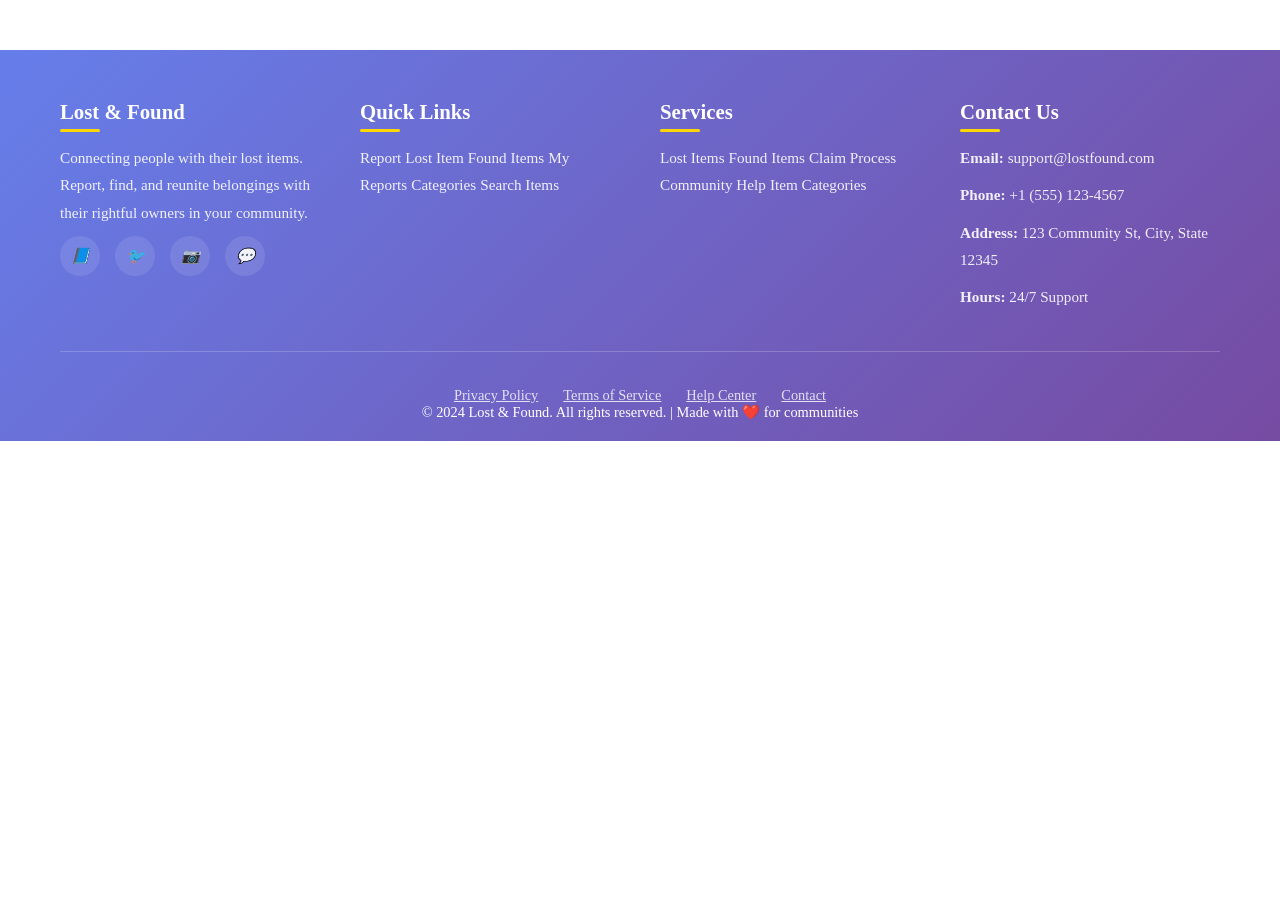
<file: lost-found/components/footer.html>
<!DOCTYPE html>
<html lang="en">
<head>
    <meta charset="UTF-8">
    <meta name="viewport" content="width=device-width, initial-scale=1.0">
    <title>Lost & Found - Footer</title>
    <style>
        * {
            margin: 0;
            padding: 0;
            box-sizing: border-box;
        }

        .footer {
            background: linear-gradient(135deg, #667eea 0%, #764ba2 100%);
            color: white;
            padding: 50px 0 20px;
            margin-top: 50px;
        }

        .footer-container {
            max-width: 1200px;
            margin: 0 auto;
            padding: 0 20px;
        }

        .footer-content {
            display: grid;
            grid-template-columns: repeat(auto-fit, minmax(250px, 1fr));
            gap: 40px;
            margin-bottom: 30px;
        }

        .footer-section h3 {
            margin-bottom: 20px;
            font-size: 1.3em;
            color: #fff;
            position: relative;
        }

        .footer-section h3::after {
            content: '';
            position: absolute;
            bottom: -8px;
            left: 0;
            width: 40px;
            height: 3px;
            background: #ffd700;
            border-radius: 2px;
        }

        .footer-section p, .footer-section a {
            color: rgba(255, 255, 255, 0.9);
            text-decoration: none;
            line-height: 1.8;
            margin-bottom: 10px;
            font-size: 0.95em;
        }

        .footer-section a:hover {
            color: #ffd700;
            transition: color 0.3s ease;
        }

        .social-links {
            display: flex;
            gap: 15px;
            margin-top: 10px;
        }

        .social-links a {
            display: inline-flex;
            align-items: center;
            justify-content: center;
            width: 40px;
            height: 40px;
            background: rgba(255, 255, 255, 0.1);
            border-radius: 50%;
            transition: all 0.3s ease;
        }

        .social-links a:hover {
            background: #ffd700;
            color: #333;
            transform: translateY(-3px);
        }

        .footer-bottom {
            border-top: 1px solid rgba(255, 255, 255, 0.2);
            padding-top: 20px;
            text-align: center;
            font-size: 0.9em;
        }

        .quick-links {
            display: flex;
            justify-content: center;
            gap: 25px;
            flex-wrap: wrap;
            margin-top: 15px;
        }

        .quick-links a {
            color: rgba(255, 255, 255, 0.8);
            transition: color 0.3s ease;
        }

        .quick-links a:hover {
            color: #ffd700;
        }

        @media (max-width: 768px) {
            .footer-content {
                grid-template-columns: 1fr;
                gap: 30px;
                text-align: center;
            }
            
            .quick-links {
                flex-direction: column;
                gap: 10px;
            }
        }
    </style>
</head>
<body>

    <!-- Footer Content -->
    <footer class="footer">
        <div class="footer-container">
            <div class="footer-content">
                <!-- About Section -->
                <div class="footer-section">
                    <h3>Lost & Found</h3>
                    <p>Connecting people with their lost items. Report, find, and reunite belongings with their rightful owners in your community.</p>
                    <div class="social-links">
                        <a href="#" aria-label="Facebook"><i>📘</i></a>
                        <a href="#" aria-label="Twitter"><i>🐦</i></a>
                        <a href="#" aria-label="Instagram"><i>📷</i></a>
                        <a href="#" aria-label="WhatsApp"><i>💬</i></a>
                    </div>
                </div>

                <!-- Quick Links -->
                <div class="footer-section">
                    <h3>Quick Links</h3>
                    <a href="#">Report Lost Item</a>
                    <a href="#">Found Items</a>
                    <a href="#">My Reports</a>
                    <a href="#">Categories</a>
                    <a href="#">Search Items</a>
                </div>

                <!-- Services -->
                <div class="footer-section">
                    <h3>Services</h3>
                    <a href="#">Lost Items</a>
                    <a href="#">Found Items</a>
                    <a href="#">Claim Process</a>
                    <a href="#">Community Help</a>
                    <a href="#">Item Categories</a>
                </div>

                <!-- Contact -->
                <div class="footer-section">
                    <h3>Contact Us</h3>
                    <p><strong>Email:</strong> support@lostfound.com</p>
                    <p><strong>Phone:</strong> +1 (555) 123-4567</p>
                    <p><strong>Address:</strong> 123 Community St, City, State 12345</p>
                    <p><strong>Hours:</strong> 24/7 Support</p>
                </div>
            </div>

            <div class="footer-bottom">
                <div class="quick-links">
                    <a href="#">Privacy Policy</a>
                    <a href="#">Terms of Service</a>
                    <a href="#">Help Center</a>
                    <a href="#">Contact</a>
                </div>
                <p>&copy; 2024 Lost & Found. All rights reserved. | Made with ❤️ for communities</p>
            </div>
        </div>
    </footer>

</body>
</html>
</file>
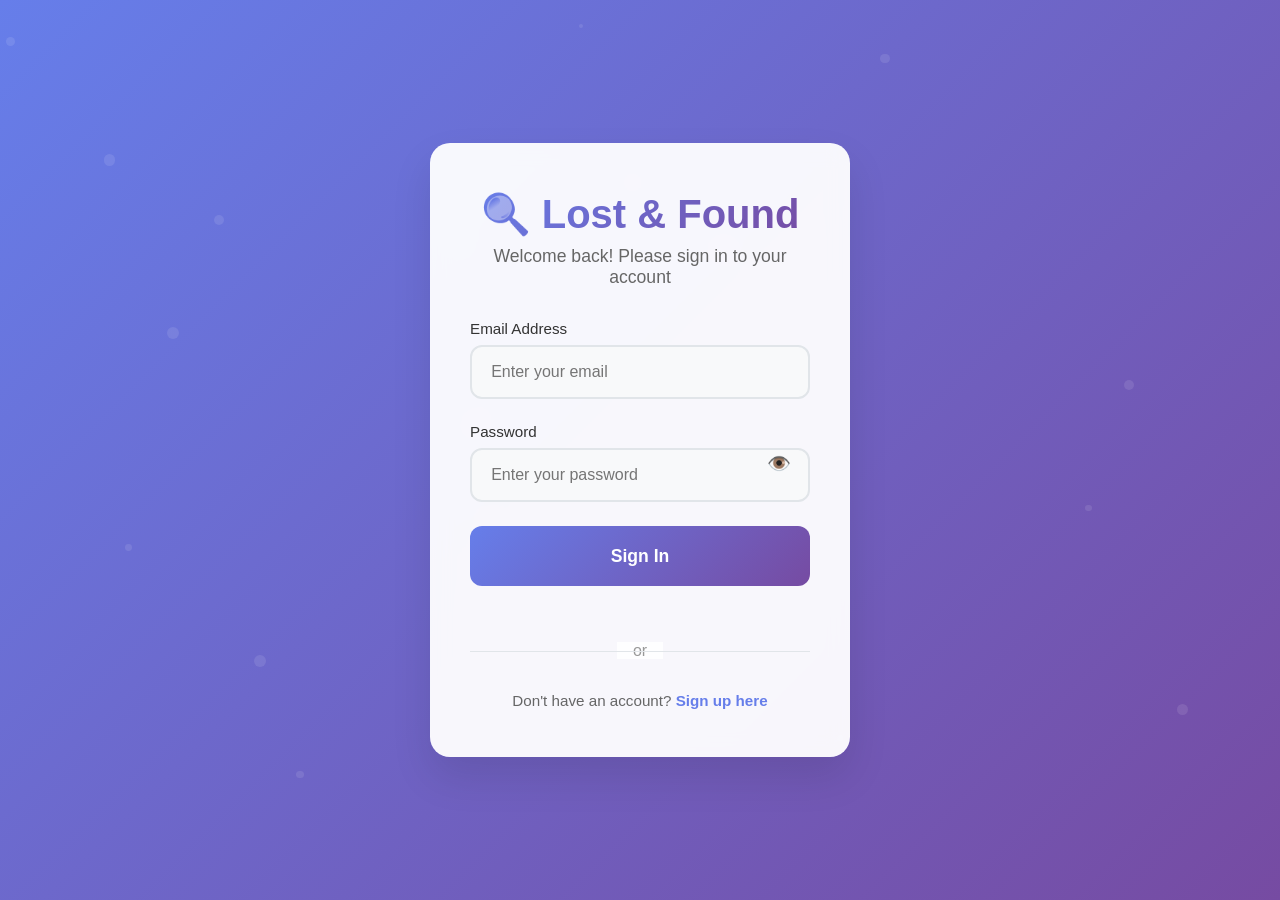
<file: lost-found/frontend/add-item.html>
<!DOCTYPE html>
<html lang="en">
<head>
    <meta charset="UTF-8">
    <meta name="viewport" content="width=device-width, initial-scale=1.0">
    <title>Lost & Found - Add Item</title>
    <link rel="icon" type="image/svg+xml" href="data:image/svg+xml,%3Csvg xmlns='http://www.w3.org/2000/svg' viewBox='0 0 64 64'%3E%3Cdefs%3E%3ClinearGradient id='g' x1='10' y1='10' x2='54' y2='54'%3E%3Cstop stop-color='%23667eea'/%3E%3Cstop offset='1' stop-color='%23764ba2'/%3E%3C/linearGradient%3E%3C/defs%3E%3Crect width='64' height='64' rx='14' fill='url(%23g)'/%3E%3Ccircle cx='27' cy='27' r='14' fill='none' stroke='white' stroke-width='6'/%3E%3Cpath d='M38 38 50 50' stroke='white' stroke-width='7' stroke-linecap='round'/%3E%3Cpath d='M23 23h9v9' fill='none' stroke='white' stroke-width='4' stroke-linecap='round' stroke-linejoin='round' opacity='.9'/%3E%3C/svg%3E">
    <style>
        * {
            margin: 0;
            padding: 0;
            box-sizing: border-box;
        }

        body {
            font-family: 'Segoe UI', Tahoma, Geneva, Verdana, sans-serif;
            background: linear-gradient(135deg, #f5f7fa 0%, #c3cfe2 100%);
            min-height: 100vh;
            color: #333;
        }

        /* Navbar - Same as index.html */
        .navbar {
            background: rgba(255, 255, 255, 0.95);
            backdrop-filter: blur(20px);
            padding: 1rem 2rem;
            position: fixed;
            top: 0;
            left: 0;
            right: 0;
            z-index: 1000;
            box-shadow: 0 2px 20px rgba(0, 0, 0, 0.1);
            transition: all 0.3s ease;
        }

        .nav-container {
            max-width: 1200px;
            margin: 0 auto;
            display: flex;
            justify-content: space-between;
            align-items: center;
        }

        .logo {
            font-size: 1.8rem;
            font-weight: 700;
            background: linear-gradient(135deg, #667eea, #764ba2);
            -webkit-background-clip: text;
            -webkit-text-fill-color: transparent;
            background-clip: text;
            text-decoration: none;
        }

        .nav-links {
            display: flex;
            list-style: none;
            gap: 2rem;
        }

        .nav-links a {
            text-decoration: none;
            color: #333;
            font-weight: 500;
            padding: 0.5rem 1rem;
            border-radius: 25px;
            transition: all 0.3s ease;
        }

        .nav-links a:hover, .nav-links a.active {
            background: linear-gradient(135deg, #667eea, #764ba2);
            color: white;
        }

        .user-info {
            display: flex;
            align-items: center;
            gap: 1rem;
        }

        .user-avatar {
            width: 40px;
            height: 40px;
            border-radius: 50%;
            background: linear-gradient(135deg, #667eea, #764ba2);
            display: flex;
            align-items: center;
            justify-content: center;
            color: white;
            font-weight: bold;
        }

        .logout-btn {
            background: #ff6b6b;
            color: white;
            border: none;
            padding: 0.5rem 1.5rem;
            border-radius: 25px;
            cursor: pointer;
            font-weight: 500;
            transition: all 0.3s ease;
        }

        .logout-btn:hover {
            background: #ff5252;
            transform: translateY(-2px);
        }

        /* Main Content */
        .main-container {
            max-width: 900px;
            margin: 8rem auto 2rem;
            padding: 0 2rem;
        }

        .page-header {
            text-align: center;
            margin-bottom: 3rem;
            animation: fadeInUp 0.8s ease-out;
        }

        @keyframes fadeInUp {
            from {
                opacity: 0;
                transform: translateY(30px);
            }
            to {
                opacity: 1;
                transform: translateY(0);
            }
        }

        .page-title {
            font-size: 2.5rem;
            background: linear-gradient(135deg, #667eea, #764ba2);
            -webkit-background-clip: text;
            -webkit-text-fill-color: transparent;
            background-clip: text;
            margin-bottom: 1rem;
        }

        /* Form Container */
        .form-container {
            background: white;
            border-radius: 25px;
            padding: 3rem;
            box-shadow: 0 20px 40px rgba(0, 0, 0, 0.1);
            animation: fadeInUp 0.8s ease-out 0.2s both;
        }

        .form-steps {
            display: flex;
            justify-content: center;
            gap: 1rem;
            margin-bottom: 2.5rem;
        }

        .step {
            width: 40px;
            height: 40px;
            border-radius: 50%;
            display: flex;
            align-items: center;
            justify-content: center;
            font-weight: 600;
            color: #999;
            background: #f8f9fa;
            transition: all 0.3s ease;
            position: relative;
        }

        .step.active {
            background: linear-gradient(135deg, #667eea, #764ba2);
            color: white;
            transform: scale(1.1);
        }

        .step.completed {
            background: #d4edda;
            color: #155724;
        }

        .step.completed::after {
            content: '✓';
            position: absolute;
            font-size: 1.2rem;
        }

        /* Form Grid */
        .form-grid {
            display: grid;
            grid-template-columns: 1fr 1fr;
            gap: 2rem;
            margin-bottom: 2rem;
        }

        .form-group {
            margin-bottom: 1.5rem;
        }

        .form-group.full-width {
            grid-column: 1 / -1;
        }

        .form-group label {
            display: block;
            margin-bottom: 0.5rem;
            font-weight: 600;
            color: #333;
            font-size: 0.95rem;
        }

        .form-group input,
        .form-group select,
        .form-group textarea {
            width: 100%;
            padding: 1rem 1.2rem;
            border: 2px solid #e1e5e9;
            border-radius: 12px;
            font-size: 1rem;
            transition: all 0.3s ease;
            background: #f8f9fa;
            font-family: inherit;
        }

        .form-group input:focus,
        .form-group select:focus,
        .form-group textarea:focus {
            outline: none;
            border-color: #667eea;
            background: white;
            box-shadow: 0 0 0 3px rgba(102, 126, 234, 0.1);
        }

        .form-group textarea {
            resize: vertical;
            min-height: 100px;
        }

        /* Image Upload */
        .image-upload {
            position: relative;
            border: 2px dashed #667eea;
            border-radius: 15px;
            padding: 3rem 2rem;
            text-align: center;
            cursor: pointer;
            transition: all 0.3s ease;
            background: #f8f9ff;
        }

        .image-upload:hover {
            background: #f0f4ff;
            border-color: #764ba2;
        }

        .image-upload.dragover {
            background: #e3f2fd;
            border-color: #2196f3;
            transform: scale(1.02);
        }

        .upload-icon {
            font-size: 4rem;
            color: #667eea;
            margin-bottom: 1rem;
        }

        .image-preview {
            display: none;
            margin-top: 1rem;
        }

        .image-preview img {
            max-width: 100%;
            max-height: 200px;
            border-radius: 10px;
            box-shadow: 0 5px 15px rgba(0, 0, 0, 0.2);
        }

        /* Type Toggle */
        .type-toggle {
            display: flex;
            gap: 1rem;
            margin-bottom: 2rem;
            justify-content: center;
        }

        .type-btn {
            flex: 1;
            padding: 1rem 2rem;
            border: 2px solid #e1e5e9;
            background: white;
            border-radius: 12px;
            cursor: pointer;
            transition: all 0.3s ease;
            font-weight: 600;
            text-transform: uppercase;
            letter-spacing: 0.5px;
        }

        .type-btn.active {
            background: linear-gradient(135deg, #667eea, #764ba2);
            color: white;
            border-color: #667eea;
            transform: translateY(-2px);
        }

        /* Buttons */
        .form-actions {
            display: flex;
            gap: 1rem;
            justify-content: center;
            margin-top: 3rem;
        }

        .btn {
            padding: 1.2rem 3rem;
            border: none;
            border-radius: 12px;
            font-size: 1.1rem;
            font-weight: 600;
            cursor: pointer;
            transition: all 0.3s ease;
            min-width: 150px;
        }

        .btn-primary {
            background: linear-gradient(135deg, #667eea, #764ba2);
            color: white;
        }

        .btn-primary:hover:not(:disabled) {
            transform: translateY(-3px);
            box-shadow: 0 10px 25px rgba(102, 126, 234, 0.4);
        }

        .btn-secondary {
            background: white;
            color: #666;
            border: 2px solid #e1e5e9;
        }

        .btn-secondary:hover {
            background: #f8f9fa;
            border-color: #667eea;
            color: #667eea;
        }

        .btn:disabled {
            opacity: 0.6;
            cursor: not-allowed;
            transform: none !important;
        }

        /* Messages */
        .message {
            padding: 1rem 1.5rem;
            border-radius: 12px;
            margin-bottom: 2rem;
            font-weight: 500;
            display: none;
        }

        .message.success {
            background: #d4edda;
            color: #155724;
            border-left: 4px solid #28a745;
        }

        .message.error {
            background: #f8d7da;
            color: #721c24;
            border-left: 4px solid #dc3545;
        }

        /* Responsive */
        @media (max-width: 768px) {
            .nav-links {
                display: none;
            }

            .form-grid {
                grid-template-columns: 1fr;
                gap: 1.5rem;
            }

            .main-container {
                padding: 6rem 1rem 2rem;
            }

            .form-container {
                padding: 2rem 1.5rem;
            }

            .type-toggle {
                flex-direction: column;
            }
        }
    </style>
</head>
<body>
    
    <!-- Navbar -->
    <nav class="navbar">
        <div class="nav-container">
            <a href="index.html" class="logo">🔍 Lost & Found</a>
            <ul class="nav-links">
                <li><a href="index.html">Home</a></li>
                <li><a href="add-item.html" class="active">Add Item</a></li>
                <li><a href="view-items.html">View Items</a></li>
            </ul>
            <div class="user-info">
                <div class="user-avatar" id="userAvatar">U</div>
                <button class="logout-btn" id="logoutBtn">Logout</button>
            </div>
        </div>
    </nav>

    <div class="main-container">
        <div class="page-header">
            <h1 class="page-title">Report Item</h1>
            <p>Help reunite lost items with their owners or report found items</p>
        </div>

        <div class="form-container">
            <div class="message" id="successMsg"></div>
            <div class="message" id="errorMsg"></div>

            <form id="addItemForm">
                <!-- Type Toggle -->
                <div class="type-toggle">
                    <button type="button" class="type-btn active" data-type="lost">I LOST</button>
                    <button type="button" class="type-btn" data-type="found">I FOUND</button>
                </div>

                <input type="hidden" id="itemType" name="itemType" value="lost">

                <div class="form-grid">
                    <div class="form-group">
                        <label for="itemName">Item Name *</label>
                        <input type="text" id="itemName" name="itemName" required placeholder="e.g., Black AirPods Pro">
                    </div>

                    <div class="form-group">
                        <label for="category">Category *</label>
                        <select id="category" name="category" required>
                            <option value="">Select Category</option>
                            <option value="Electronics">Electronics</option>
                            <option value="Bags">Bags & Backpacks</option>
                            <option value="Clothing">Clothing</option>
                            <option value="Accessories">Accessories</option>
                            <option value="Keys">Keys</option>
                            <option value="Documents">Documents</option>
                            <option value="Other">Other</option>
                        </select>
                    </div>

                    <div class="form-group">
                        <label for="location">Location *</label>
                        <input type="text" id="location" name="location" required placeholder="Where did you lose/find it?">
                    </div>

                    <div class="form-group">
                        <label for="date">Date *</label>
                        <input type="date" id="date" name="date" required>
                    </div>

                    <div class="form-group full-width">
                        <label for="description">Description</label>
                        <textarea id="description" name="description" placeholder="Add more details about the item..."></textarea>
                    </div>

                    <div class="form-group full-width">
                        <label>Upload Photo (Optional)</label>
                        <div class="image-upload" id="imageUpload">
                            <div class="upload-icon">📸</div>
                            <p>Click to upload or drag & drop image</p>
                            <p style="font-size: 0.9rem; color: #666;">PNG, JPG up to 5MB</p>
                            <input type="file" id="imageInput" name="imageInput" accept="image/*" style="display: none;">
                        </div>
                        <div class="image-preview" id="imagePreview"></div>
                    </div>

                    <div class="form-group">
                        <label for="contactName">Your Name</label>
                        <input type="text" id="contactName" name="contactName" placeholder="Your full name">
                    </div>

                    <div class="form-group">
                        <label for="contactPhone">Phone Number</label>
                        <input type="tel" id="contactPhone" name="contactPhone" placeholder="Your contact number">
                    </div>

                    <div class="form-group">
                        <label for="contactEmail">Email (Optional)</label>
                        <input type="email" id="contactEmail" name="contactEmail" placeholder="your@email.com">
                    </div>
                </div>

                <div class="form-actions">
                    <button type="button" class="btn btn-secondary" id="resetBtn">Reset Form</button>
                    <button type="submit" class="btn btn-primary" id="submitBtn">
                        Submit Report
                    </button>
                </div>
            </form>
        </div>
    </div>

    <script>
        // Authentication check
        if (localStorage.getItem('isLoggedIn') !== 'true') {
            window.location.href = 'login.html';
        }

        // User info
        const userEmail = localStorage.getItem('userEmail') || 'User';
        document.getElementById('userAvatar').textContent = userEmail.charAt(0).toUpperCase();

        // Logout
        document.getElementById('logoutBtn').addEventListener('click', () => {
            localStorage.removeItem('isLoggedIn');
            localStorage.removeItem('userEmail');
            window.location.href = 'login.html';
        });

        // Form elements
        const form = document.getElementById('addItemForm');
        const submitBtn = document.getElementById('submitBtn');
        const resetBtn = document.getElementById('resetBtn');
        const successMsg = document.getElementById('successMsg');
        const errorMsg = document.getElementById('errorMsg');
        const imageUpload = document.getElementById('imageUpload');
        const imageInput = document.getElementById('imageInput');
        const imagePreview = document.getElementById('imagePreview');

        // Type toggle
        const typeBtns = document.querySelectorAll('.type-btn');
        const itemTypeInput = document.getElementById('itemType');

        typeBtns.forEach(btn => {
            btn.addEventListener('click', () => {
                typeBtns.forEach(b => b.classList.remove('active'));
                btn.classList.add('active');
                itemTypeInput.value = btn.dataset.type;
            });
        });

        // Image upload
        imageUpload.addEventListener('click', () => imageInput.click());

        imageInput.addEventListener('change', (e) => {
            const file = e.target.files[0];
            if (file) {
                if (file.size > 5 * 1024 * 1024) {
                    showMessage('Image size must be less than 5MB', false);
                    return;
                }
                const reader = new FileReader();
                reader.onload = (e) => {
                    imagePreview.innerHTML = `<img src="${e.target.result}" alt="Preview">`;
                    imagePreview.style.display = 'block';
                };
                reader.readAsDataURL(file);
            }
        });

        // Drag & drop
        ['dragenter', 'dragover', 'dragleave', 'drop'].forEach(event => {
            imageUpload.addEventListener(event, (e) => {
                e.preventDefault();
                e.stopPropagation();
            });
        });

        imageUpload.addEventListener('dragenter', () => imageUpload.classList.add('dragover'));
        imageUpload.addEventListener('dragleave', () => imageUpload.classList.remove('dragover'));
        imageUpload.addEventListener('drop', (e) => {
            imageUpload.classList.remove('dragover');
            const files = e.dataTransfer.files;
            if (files.length > 0) {
                imageInput.files = files;
                imageInput.dispatchEvent(new Event('change'));
            }
        });

        // Set today's date
        document.getElementById('date').valueAsDate = new Date();

        // Form submission
        form.addEventListener('submit', async (e) => {
            e.preventDefault();

            // Validation
            const formData = new FormData(form);
            const data = Object.fromEntries(formData);
            
            if (!data.itemName?.trim()) {
                showMessage('Item name is required', false);
                return;
            }

            if (!data.category) {
                showMessage('Please select a category', false);
                return;
            }

            if (!data.location?.trim()) {
                showMessage('Location is required', false);
                return;
            }

            // Show loading
            submitBtn.disabled = true;
            submitBtn.innerHTML = 'Submitting... <span style="margin-left: 10px;">⏳</span>';

            // Simulate API call
            setTimeout(() => {
                // Save to localStorage
                const items = JSON.parse(localStorage.getItem('lostFoundItems') || '[]');
                const newItem = {
                    id: Date.now(),
                    ...data,
                    userEmail,
                    createdAt: new Date().toISOString(),
                    status: 'active'
                };
                items.unshift(newItem);
                localStorage.setItem('lostFoundItems', JSON.stringify(items.slice(0, 100))); // Keep last 100

                showMessage('Submitted successfully! Your item report has been saved.', true);
                
                submitBtn.innerHTML = 'Submitted Successfully';

                // Reset form after 3s and redirect
                setTimeout(() => {
                    form.reset();
                    imagePreview.style.display = 'none';
                    window.location.href = 'index.html';
                }, 3000);

            }, 2000);
        });

        // Reset form
        resetBtn.addEventListener('click', () => {
            form.reset();
            imagePreview.style.display = 'none';
            typeBtns[0].classList.add('active');
            typeBtns[1].classList.remove('active');
            itemTypeInput.value = 'lost';
            document.getElementById('date').valueAsDate = new Date();
        });

        // Messages
        function showMessage(text, isSuccess = true) {
            const msg = isSuccess ? successMsg : errorMsg;
            const otherMsg = isSuccess ? errorMsg : successMsg;
            
            otherMsg.style.display = 'none';
            otherMsg.classList.remove('success', 'error');
            msg.classList.remove('success', 'error');
            msg.classList.add(isSuccess ? 'success' : 'error');
            msg.textContent = text;
            msg.style.display = 'block';
            msg.scrollIntoView({ behavior: 'smooth', block: 'center' });
            
            if (isSuccess) {
                setTimeout(() => msg.style.display = 'none', 5000);
            }
        }

        // Navbar scroll effect
        window.addEventListener('scroll', () => {
            const navbar = document.querySelector('.navbar');
            if (window.scrollY > 50) {
                navbar.style.background = 'rgba(255, 255, 255, 0.98)';
                navbar.style.boxShadow = '0 5px 30px rgba(0, 0, 0, 0.15)';
            } else {
                navbar.style.background = 'rgba(255, 255, 255, 0.95)';
                navbar.style.boxShadow = '0 2px 20px rgba(0, 0, 0, 0.1)';
            }
        });

        // Active nav link
        document.querySelector('.nav-links a[href="add-item.html"]').classList.add('active');
    </script>
</body>
</html>
</file>
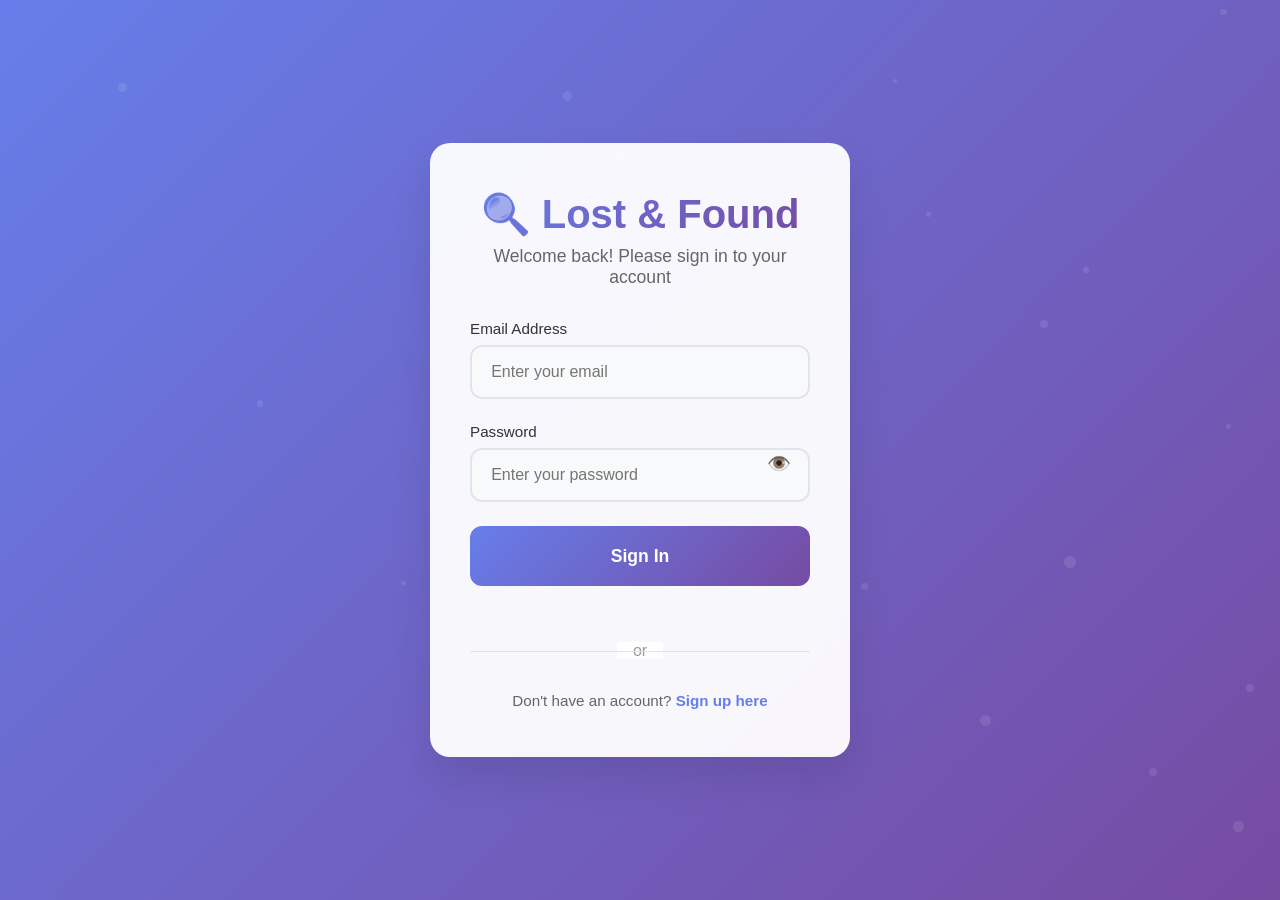
<file: lost-found/frontend/item-details.html>
<!DOCTYPE html>
<html lang="en">
<head>
    <meta charset="UTF-8">
    <meta name="viewport" content="width=device-width, initial-scale=1.0">
    <title>Lost & Found - Item Details</title>
    <link rel="icon" type="image/svg+xml" href="data:image/svg+xml,%3Csvg xmlns='http://www.w3.org/2000/svg' viewBox='0 0 64 64'%3E%3Cdefs%3E%3ClinearGradient id='g' x1='10' y1='10' x2='54' y2='54'%3E%3Cstop stop-color='%23667eea'/%3E%3Cstop offset='1' stop-color='%23764ba2'/%3E%3C/linearGradient%3E%3C/defs%3E%3Crect width='64' height='64' rx='14' fill='url(%23g)'/%3E%3Ccircle cx='27' cy='27' r='14' fill='none' stroke='white' stroke-width='6'/%3E%3Cpath d='M38 38 50 50' stroke='white' stroke-width='7' stroke-linecap='round'/%3E%3Cpath d='M23 23h9v9' fill='none' stroke='white' stroke-width='4' stroke-linecap='round' stroke-linejoin='round' opacity='.9'/%3E%3C/svg%3E">
    <style>
        * {
            margin: 0;
            padding: 0;
            box-sizing: border-box;
        }

        body {
            font-family: 'Segoe UI', Tahoma, Geneva, Verdana, sans-serif;
            background: linear-gradient(135deg, #f5f7fa 0%, #c3cfe2 100%);
            min-height: 100vh;
            color: #333;
        }

        /* Navbar */
        .navbar {
            background: rgba(255, 255, 255, 0.95);
            backdrop-filter: blur(20px);
            padding: 1rem 2rem;
            position: fixed;
            top: 0;
            left: 0;
            right: 0;
            z-index: 1000;
            box-shadow: 0 2px 20px rgba(0, 0, 0, 0.1);
        }

        .nav-container {
            max-width: 1200px;
            margin: 0 auto;
            display: flex;
            justify-content: space-between;
            align-items: center;
        }

        .logo {
            font-size: 1.8rem;
            font-weight: 700;
            background: linear-gradient(135deg, #667eea, #764ba2);
            -webkit-background-clip: text;
            -webkit-text-fill-color: transparent;
            background-clip: text;
            text-decoration: none;
        }

        .nav-links {
            display: flex;
            list-style: none;
            gap: 2rem;
        }

        .nav-links a {
            text-decoration: none;
            color: #333;
            font-weight: 500;
            padding: 0.5rem 1rem;
            border-radius: 25px;
            transition: all 0.3s ease;
        }

        .nav-links a:hover {
            background: linear-gradient(135deg, #667eea, #764ba2);
            color: white;
        }

        .user-info {
            display: flex;
            align-items: center;
            gap: 1rem;
        }

        .user-avatar {
            width: 40px;
            height: 40px;
            border-radius: 50%;
            background: linear-gradient(135deg, #667eea, #764ba2);
            display: flex;
            align-items: center;
            justify-content: center;
            color: white;
            font-weight: bold;
        }

        .logout-btn {
            background: #ff6b6b;
            color: white;
            border: none;
            padding: 0.5rem 1.5rem;
            border-radius: 25px;
            cursor: pointer;
            font-weight: 500;
            transition: all 0.3s ease;
        }

        .logout-btn:hover {
            background: #ff5252;
            transform: translateY(-2px);
        }

        /* Main Container */
        .main-container {
            max-width: 900px;
            margin: 8rem auto 2rem;
            padding: 0 2rem;
        }

        /* Item Header */
        .item-header {
            background: white;
            border-radius: 25px;
            padding: 2.5rem;
            margin-bottom: 2rem;
            box-shadow: 0 20px 40px rgba(0, 0, 0, 0.1);
            text-align: center;
            position: relative;
            overflow: hidden;
        }

        .item-header::before {
            content: '';
            position: absolute;
            top: 0;
            left: 0;
            right: 0;
            height: 6px;
            background: linear-gradient(90deg, #667eea, #764ba2, #f093fb);
        }

        .status-badge {
            position: absolute;
            top: 2rem;
            right: 2.5rem;
            padding: 0.6rem 1.5rem;
            border-radius: 30px;
            font-size: 0.9rem;
            font-weight: 700;
            color: white;
            box-shadow: 0 5px 15px rgba(0, 0, 0, 0.2);
        }

        .status-lost {
            background: linear-gradient(135deg, #ff6b6b, #ee5a52);
        }

        .status-found {
            background: linear-gradient(135deg, #51cf66, #40c057);
        }

        .item-title {
            font-size: 2.5rem;
            font-weight: 800;
            margin-bottom: 1rem;
            color: #333;
            line-height: 1.2;
        }

        .item-image-container {
            background: linear-gradient(45deg, #f8f9fa, #e9ecef);
            border-radius: 20px;
            padding: 2rem;
            margin: 2rem 0;
            display: flex;
            align-items: center;
            justify-content: center;
            min-height: 250px;
            position: relative;
        }

        .item-image {
            max-width: 100%;
            max-height: 250px;
            border-radius: 15px;
            box-shadow: 0 10px 30px rgba(0, 0, 0, 0.2);
            object-fit: cover;
        }

        .item-icon {
            font-size: 6rem;
            color: #ccc;
            opacity: 0.7;
        }

        /* Item Details Grid */
        .details-grid {
            display: grid;
            grid-template-columns: repeat(auto-fit, minmax(300px, 1fr));
            gap: 2rem;
            margin-bottom: 2rem;
        }

        .detail-card {
            background: white;
            border-radius: 20px;
            padding: 2rem;
            box-shadow: 0 10px 30px rgba(0, 0, 0, 0.1);
        }

        .detail-label {
            font-size: 0.9rem;
            color: #666;
            text-transform: uppercase;
            letter-spacing: 1px;
            margin-bottom: 0.5rem;
            font-weight: 600;
        }

        .detail-value {
            font-size: 1.3rem;
            font-weight: 600;
            color: #333;
            word-break: break-word;
        }

        /* Description */
        .description-section {
            background: white;
            border-radius: 20px;
            padding: 2.5rem;
            box-shadow: 0 10px 30px rgba(0, 0, 0, 0.1);
            margin-bottom: 2rem;
        }

        .description-text {
            line-height: 1.7;
            color: #555;
            white-space: pre-wrap;
        }

        /* Contact Section */
        .contact-section {
            background: linear-gradient(135deg, #667eea, #764ba2);
            color: white;
            border-radius: 25px;
            padding: 3rem;
            text-align: center;
            box-shadow: 0 20px 40px rgba(102, 126, 234, 0.3);
        }

        .contact-title {
            font-size: 2rem;
            margin-bottom: 1rem;
            font-weight: 700;
        }

        .contact-details {
            display: grid;
            grid-template-columns: repeat(auto-fit, minmax(200px, 1fr));
            gap: 1.5rem;
            margin: 2rem 0;
        }

        .contact-item {
            background: rgba(255, 255, 255, 0.2);
            padding: 1.5rem;
            border-radius: 15px;
            backdrop-filter: blur(10px);
            transition: all 0.3s ease;
        }

        .contact-item:hover {
            background: rgba(255, 255, 255, 0.3);
            transform: translateY(-5px);
        }

        .contact-icon {
            font-size: 2rem;
            margin-bottom: 0.5rem;
        }

        /* Action Buttons */
        .action-buttons {
            display: flex;
            gap: 1rem;
            justify-content: center;
            flex-wrap: wrap;
            margin-top: 2rem;
        }

        .btn {
            padding: 1.2rem 2.5rem;
            border: none;
            border-radius: 15px;
            font-size: 1.1rem;
            font-weight: 600;
            cursor: pointer;
            transition: all 0.3s ease;
            text-decoration: none;
            display: inline-flex;
            align-items: center;
            gap: 0.5rem;
        }

        .btn-primary {
            background: linear-gradient(135deg, #51cf66, #40c057);
            color: white;
        }

        .btn-primary:hover {
            transform: translateY(-3px);
            box-shadow: 0 15px 30px rgba(81, 207, 102, 0.4);
        }

        .btn-secondary {
            background: rgba(255, 255, 255, 0.2);
            color: white;
            border: 2px solid rgba(255, 255, 255, 0.3);
        }

        .btn-secondary:hover {
            background: rgba(255, 255, 255, 0.3);
            border-color: rgba(255, 255, 255, 0.5);
        }

        .btn-danger {
            background: linear-gradient(135deg, #ff6b6b, #ee5a52);
            color: white;
        }

        .btn-danger:hover {
            transform: translateY(-3px);
            box-shadow: 0 15px 30px rgba(238, 90, 82, 0.35);
        }

        .owner-actions {
            background: white;
            border-radius: 20px;
            padding: 2rem;
            margin: 2rem 0;
            box-shadow: 0 10px 30px rgba(0, 0, 0, 0.1);
            text-align: center;
        }

        .owner-actions h3 {
            margin-bottom: 0.75rem;
            color: #333;
        }

        .owner-actions p {
            color: #666;
            margin-bottom: 1.5rem;
            line-height: 1.6;
        }

        .message {
            display: none;
            padding: 1rem 1.5rem;
            border-radius: 12px;
            margin-bottom: 1.5rem;
            font-weight: 600;
        }

        .message.error {
            background: #f8d7da;
            color: #721c24;
            border-left: 4px solid #dc3545;
        }

        .message.success {
            background: #d4edda;
            color: #155724;
            border-left: 4px solid #28a745;
        }

        /* Loading */
        .loading {
            display: flex;
            align-items: center;
            justify-content: center;
            height: 400px;
            font-size: 1.5rem;
            color: #666;
        }

        .spinner {
            width: 40px;
            height: 40px;
            border: 4px solid #f3f3f3;
            border-top: 4px solid #667eea;
            border-radius: 50%;
            animation: spin 1s linear infinite;
            margin-right: 1rem;
        }

        @keyframes spin {
            0% { transform: rotate(0deg); }
            100% { transform: rotate(360deg); }
        }

        /* Responsive */
        @media (max-width: 768px) {
            .nav-links { display: none; }
            .main-container { padding: 6rem 1rem 2rem; }
            .details-grid { grid-template-columns: 1fr; }
            .action-buttons { flex-direction: column; align-items: center; }
            .item-title { font-size: 2rem; }
        }
    </style>
</head>
<body>
    <!-- Navbar -->
    <nav class="navbar">
        <div class="nav-container">
            <a href="index.html" class="logo">🔍 Lost & Found</a>
            <ul class="nav-links">
                <li><a href="index.html">Home</a></li>
                <li><a href="add-item.html">Add Item</a></li>
                <li><a href="view-items.html">View Items</a></li>
            </ul>
            <div class="user-info">
                <div class="user-avatar" id="userAvatar">U</div>
                <button class="logout-btn" id="logoutBtn">Logout</button>
            </div>
        </div>
    </nav>

    <div class="main-container">
        <div id="loading" class="loading">
            <div class="spinner"></div>
            Loading item details...
        </div>

        <div id="itemContent" style="display: none;">
            <!-- Dynamic content will be loaded here -->
        </div>

        <div id="pageMessage" class="message"></div>
    </div>

    <script>
        // Auth check
        if (localStorage.getItem('isLoggedIn') !== 'true') {
            window.location.href = 'login.html';
        }

        // User info
        const userEmail = localStorage.getItem('userEmail') || 'User';
        document.getElementById('userAvatar').textContent = userEmail.charAt(0).toUpperCase();

        // Logout
        document.getElementById('logoutBtn').addEventListener('click', () => {
            localStorage.removeItem('isLoggedIn');
            localStorage.removeItem('userEmail');
            window.location.href = 'login.html';
        });

        // Get item ID from URL
        const urlParams = new URLSearchParams(window.location.search);
        const itemId = parseInt(urlParams.get('id'));

        // Load items
        const allItems = JSON.parse(localStorage.getItem('lostFoundItems') || '[]');
        const item = allItems.find(i => i.id === itemId);

        if (!item) {
            document.getElementById('loading').innerHTML = `
                <div style="text-align: center; padding: 3rem;">
                    <div style="font-size: 4rem; margin-bottom: 1rem;">📦</div>
                    <h2>Item not found</h2>
                    <p>The item you're looking for doesn't exist or has been removed.</p>
                    <a href="view-items.html" class="btn btn-primary" style="
                        display: inline-block; margin-top: 1rem; padding: 1rem 2rem;
                        background: linear-gradient(135deg, #667eea, #764ba2);
                        color: white; text-decoration: none; border-radius: 12px;
                    ">← Back to Items</a>
                </div>
            `;
            document.getElementById('itemContent').style.display = 'none';
        } else {
            // Hide loading and show content
            setTimeout(() => {
                document.getElementById('loading').style.display = 'none';
                document.getElementById('itemContent').style.display = 'block';
                renderItemDetails(item);
            }, 1500);
        }

        function renderItemDetails(item) {
            const statusClass = item.itemType === 'found' ? 'found' : 'lost';
            const hasPhoto = item.image; // Check if photo exists
            const icon = getCategoryIcon(item.category);
            const isOwner = item.userEmail && item.userEmail === userEmail;

            document.getElementById('itemContent').innerHTML = `
                <div class="item-header">
                    <div class="status-badge status-${statusClass}">
                        ${item.itemType?.toUpperCase() || 'LOST'} ITEM
                    </div>
                    <h1 class="item-title">${item.itemName || 'Untitled Item'}</h1>
                    
                    <div class="item-image-container">
                        ${hasPhoto ? 
                            `<img src="${item.image}" alt="${item.itemName}" class="item-image">` : 
                            `<div class="item-icon">${icon}</div>`
                        }
                    </div>

                    <div class="details-grid">
                        <div class="detail-card">
                            <div class="detail-label">Category</div>
                            <div class="detail-value">${item.category || 'Other'}</div>
                        </div>
                        <div class="detail-card">
                            <div class="detail-label">Location</div>
                            <div class="detail-value">📍 ${item.location || 'Not specified'}</div>
                        </div>
                        <div class="detail-card">
                            <div class="detail-label">Date</div>
                            <div class="detail-value">${formatDate(item.date || item.createdAt)}</div>
                        </div>
                        <div class="detail-card">
                            <div class="detail-label">Reported</div>
                            <div class="detail-value">${formatTimeAgo(item.createdAt)}</div>
                        </div>
                    </div>
                </div>

                ${item.description ? `
                    <div class="description-section">
                        <h3 style="margin-bottom: 1.5rem; color: #333; font-size: 1.5rem;">Description</h3>
                        <div class="description-text">${item.description}</div>
                    </div>
                ` : ''}

                ${isOwner ? `
                    <div class="owner-actions">
                        <h3>Your Report</h3>
                        <p>If this item has been found or returned, you can delete this report from the listing.</p>
                        <button type="button" class="btn btn-danger" onclick="deleteOwnReport(${item.id})">
                            Delete Report
                        </button>
                    </div>
                ` : ''}

                ${item.contactName ? `
                    <div class="contact-section">
                        <h2 class="contact-title">Contact Information</h2>
                        <div class="contact-details">
                            <div class="contact-item">
                                <div class="contact-icon">👤</div>
                                <div>${item.contactName}</div>
                            </div>
                            ${item.contactPhone ? `
                                <div class="contact-item">
                                    <div class="contact-icon">📞</div>
                                    <div>${formatPhone(item.contactPhone)}</div>
                                </div>
                            ` : ''}
                            ${item.contactEmail ? `
                                <div class="contact-item">
                                    <div class="contact-icon">✉️</div>
                                    <div>${item.contactEmail}</div>
                                </div>
                            ` : ''}
                        </div>
                        <div class="action-buttons">
                            <a href="tel:${item.contactPhone || ''}" class="btn btn-primary">
                                📞 Call Now
                            </a>
                            ${item.contactEmail ? `
                                <a href="mailto:${item.contactEmail}" class="btn btn-secondary">
                                    ✉️ Send Email
                                </a>
                            ` : ''}
                            <a href="https://wa.me/91${item.contactPhone?.replace(/\D/g,'') || ''}" 
                               class="btn btn-secondary" target="_blank">
                                💬 WhatsApp
                            </a>
                        </div>
                    </div>
                ` : `
                    <div class="contact-section" style="background: #f8d7da; color: #721c24;">
                        <h2 class="contact-title">No Contact Info</h2>
                        <p style="font-size: 1.2rem; margin-bottom: 2rem;">Contact details not provided</p>
                        <div class="action-buttons">
                            <a href="view-items.html" class="btn btn-primary">← Back to List</a>
                        </div>
                    </div>
                `}

                <div style="text-align: center; margin-top: 3rem;">
                    <a href="view-items.html" class="btn btn-secondary" style="
                        padding: 1rem 2rem; background: white; color: #666; 
                        border: 2px solid #e1e5e9; text-decoration: none;
                    ">
                        ← Back to All Items
                    </a>
                </div>
            `;
        }

        function deleteOwnReport(id) {
            const items = JSON.parse(localStorage.getItem('lostFoundItems') || '[]');
            const itemToDelete = items.find(i => i.id === id);

            if (!itemToDelete) {
                showPageMessage('This report was already removed.', false);
                return;
            }

            if (!itemToDelete.userEmail || itemToDelete.userEmail !== userEmail) {
                showPageMessage('Only the user who created this report can delete it.', false);
                return;
            }

            const confirmed = confirm('Delete this report? Use this only after the item is found or returned.');
            if (!confirmed) return;

            const updatedItems = items.filter(i => i.id !== id);
            localStorage.setItem('lostFoundItems', JSON.stringify(updatedItems));
            showPageMessage('Report deleted successfully.', true);

            setTimeout(() => {
                window.location.href = 'view-items.html';
            }, 1200);
        }

        function showPageMessage(text, isSuccess = true) {
            const message = document.getElementById('pageMessage');
            message.classList.remove('success', 'error');
            message.classList.add(isSuccess ? 'success' : 'error');
            message.textContent = text;
            message.style.display = 'block';
            message.scrollIntoView({ behavior: 'smooth', block: 'center' });
        }

        function getCategoryIcon(category) {
            const icons = {
                'Electronics': '📱', 'Bags': '🎒', 'Clothing': '👕',
                'Accessories': '💼', 'Keys': '🔑', 'Documents': '📄', 'Other': '📦'
            };
            return icons[category] || '📦';
        }

        function formatDate(dateStr) {
            const date = new Date(dateStr);
            return date.toLocaleDateString('en-US', {
                weekday: 'short',
                year: 'numeric',
                month: 'short',
                day: 'numeric'
            });
        }

        function formatTimeAgo(dateStr) {
            const now = new Date();
            const date = new Date(dateStr);
            const diff = Math.floor((now - date) / (1000 * 60 * 60 * 24));
            
            if (diff === 0) return 'Today';
            if (diff === 1) return 'Yesterday';
            if (diff < 7) return `${diff} days ago`;
            return date.toLocaleDateString();
        }

        function formatPhone(phone) {
            // Simple phone formatting
            return phone.replace(/(\d{3})(\d{3})(\d{4})/, '($1) $2-$3');
        }

        // Navbar scroll effect
        window.addEventListener('scroll', () => {
            const navbar = document.querySelector('.navbar');
            if (window.scrollY > 50) {
                navbar.style.background = 'rgba(255, 255, 255, 0.98)';
                navbar.style.boxShadow = '0 5px 30px rgba(0, 0, 0, 0.15)';
            } else {
                navbar.style.background = 'rgba(255, 255, 255, 0.95)';
                navbar.style.boxShadow = '0 2px 20px rgba(0, 0, 0, 0.1)';
            }
        });

        // Print functionality
        window.print = () => {
            window.print();
        };
    </script>
</body>
</html>
</file>
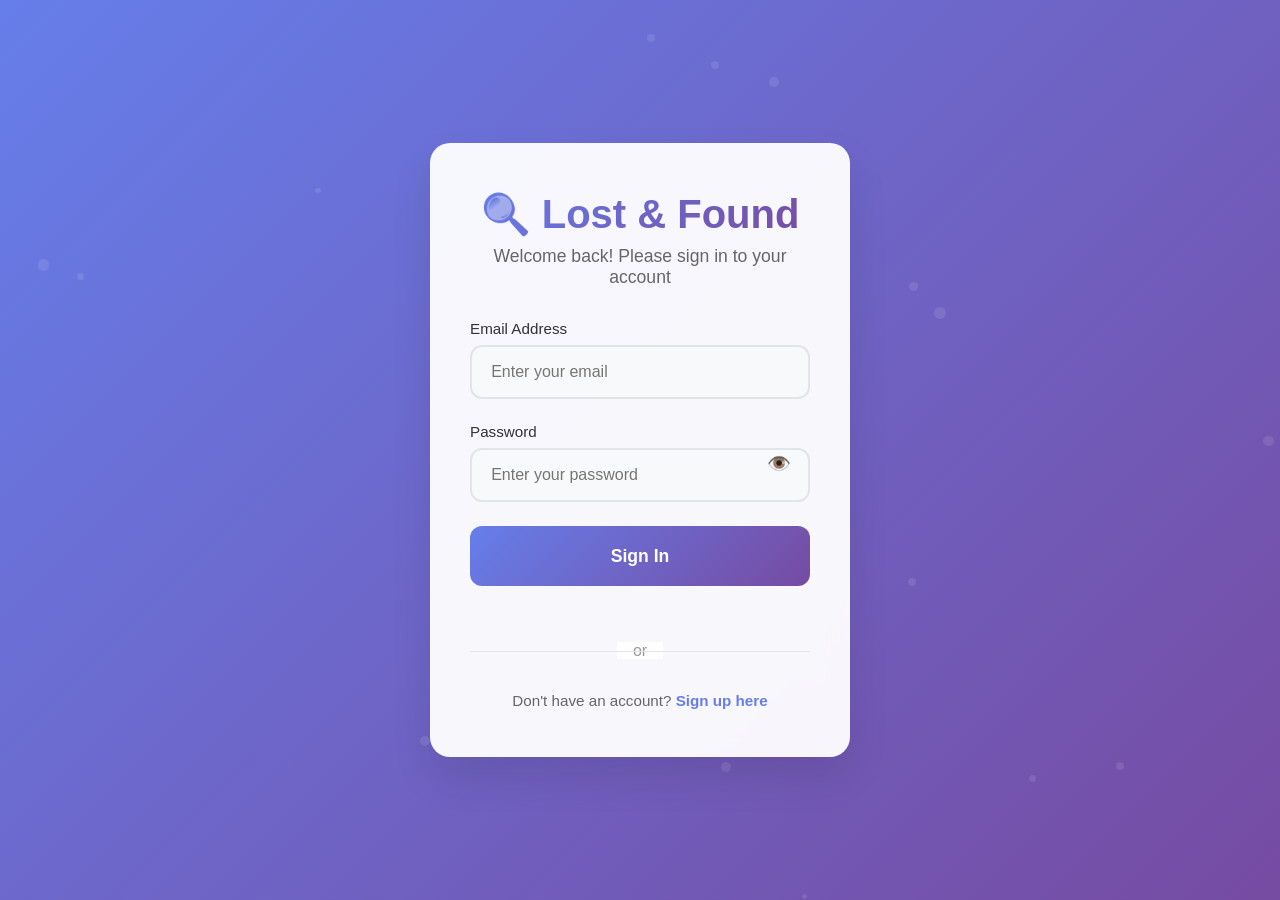
<file: lost-found/frontend/login.html>
<!DOCTYPE html>
<html lang="en">
<head>
    <meta charset="UTF-8">
    <meta name="viewport" content="width=device-width, initial-scale=1.0">
    <title>Lost & Found - Login</title>
    <link rel="icon" type="image/svg+xml" href="data:image/svg+xml,%3Csvg xmlns='http://www.w3.org/2000/svg' viewBox='0 0 64 64'%3E%3Cdefs%3E%3ClinearGradient id='g' x1='10' y1='10' x2='54' y2='54'%3E%3Cstop stop-color='%23667eea'/%3E%3Cstop offset='1' stop-color='%23764ba2'/%3E%3C/linearGradient%3E%3C/defs%3E%3Crect width='64' height='64' rx='14' fill='url(%23g)'/%3E%3Ccircle cx='27' cy='27' r='14' fill='none' stroke='white' stroke-width='6'/%3E%3Cpath d='M38 38 50 50' stroke='white' stroke-width='7' stroke-linecap='round'/%3E%3Cpath d='M23 23h9v9' fill='none' stroke='white' stroke-width='4' stroke-linecap='round' stroke-linejoin='round' opacity='.9'/%3E%3C/svg%3E">
    <style>
        * {
            margin: 0;
            padding: 0;
            box-sizing: border-box;
        }

        body {
            font-family: 'Segoe UI', Tahoma, Geneva, Verdana, sans-serif;
            background: linear-gradient(135deg, #667eea 0%, #764ba2 100%);
            min-height: 100vh;
            display: flex;
            align-items: center;
            justify-content: center;
            overflow-x: hidden;
        }

        .login-container {
            background: rgba(255, 255, 255, 0.95);
            backdrop-filter: blur(10px);
            padding: 3rem 2.5rem;
            border-radius: 20px;
            box-shadow: 0 20px 40px rgba(0, 0, 0, 0.1);
            width: 100%;
            max-width: 420px;
            position: relative;
            animation: slideUp 0.8s ease-out;
        }

        @keyframes slideUp {
            from {
                opacity: 0;
                transform: translateY(30px);
            }
            to {
                opacity: 1;
                transform: translateY(0);
            }
        }

        .logo {
            text-align: center;
            margin-bottom: 2rem;
        }

        .logo h1 {
            background: linear-gradient(135deg, #667eea, #764ba2);
            -webkit-background-clip: text;
            -webkit-text-fill-color: transparent;
            background-clip: text;
            font-size: 2.5rem;
            font-weight: 700;
            margin-bottom: 0.5rem;
        }

        .logo p {
            color: #666;
            font-size: 1.1rem;
        }

        .form-group {
            margin-bottom: 1.5rem;
            position: relative;
        }

        .form-group label {
            display: block;
            margin-bottom: 0.5rem;
            color: #333;
            font-weight: 500;
            font-size: 0.95rem;
        }

        .form-group input {
            width: 100%;
            padding: 1rem 1.2rem;
            border: 2px solid #e1e5e9;
            border-radius: 12px;
            font-size: 1rem;
            transition: all 0.3s ease;
            background: #f8f9fa;
        }

        .form-group input:focus {
            outline: none;
            border-color: #667eea;
            background: #fff;
            box-shadow: 0 0 0 3px rgba(102, 126, 234, 0.1);
            transform: translateY(-2px);
        }

        .eye-icon {
            position: absolute;
            right: 1.2rem;
            top: 50%;
            transform: translateY(-50%);
            cursor: pointer;
            color: #888;
            font-size: 1.2rem;
            transition: color 0.3s ease;
        }

        .eye-icon:hover {
            color: #667eea;
        }

        .login-btn {
            width: 100%;
            padding: 1.2rem;
            background: linear-gradient(135deg, #667eea 0%, #764ba2 100%);
            color: white;
            border: none;
            border-radius: 12px;
            font-size: 1.1rem;
            font-weight: 600;
            cursor: pointer;
            transition: all 0.3s ease;
            margin-bottom: 1.5rem;
            position: relative;
            overflow: hidden;
        }

        .login-btn:hover {
            transform: translateY(-3px);
            box-shadow: 0 10px 25px rgba(102, 126, 234, 0.4);
        }

        .login-btn:active {
            transform: translateY(-1px);
        }

        .login-btn.loading {
            pointer-events: none;
            opacity: 0.8;
        }

        .login-btn.loading::after {
            content: '';
            position: absolute;
            width: 20px;
            height: 20px;
            top: 50%;
            left: 50%;
            margin-left: -10px;
            margin-top: -10px;
            border: 2px solid transparent;
            border-top: 2px solid #fff;
            border-radius: 50%;
            animation: spin 1s linear infinite;
        }

        @keyframes spin {
            0% { transform: rotate(0deg); }
            100% { transform: rotate(360deg); }
        }

        .divider {
            text-align: center;
            margin: 2rem 0;
            position: relative;
            color: #999;
        }

        .divider::before {
            content: '';
            position: absolute;
            top: 50%;
            left: 0;
            right: 0;
            height: 1px;
            background: #e1e5e9;
        }

        .divider span {
            background: rgba(255, 255, 255, 0.95);
            padding: 0 1rem;
        }

        .register-link {
            text-align: center;
            color: #666;
            font-size: 0.95rem;
        }

        .register-link a {
            color: #667eea;
            text-decoration: none;
            font-weight: 600;
            transition: color 0.3s ease;
        }

        .register-link a:hover {
            color: #764ba2;
        }

        .error-message {
            background: #fee;
            color: #c33;
            padding: 0.8rem;
            border-radius: 8px;
            margin-bottom: 1rem;
            border-left: 4px solid #c33;
            display: none;
            animation: shake 0.5s ease-in-out;
        }

        @keyframes shake {
            0%, 100% { transform: translateX(0); }
            25% { transform: translateX(-5px); }
            75% { transform: translateX(5px); }
        }

        .success-message {
            background: #efe;
            color: #3c3;
            padding: 0.8rem;
            border-radius: 8px;
            margin-bottom: 1rem;
            border-left: 4px solid #3c3;
            display: none;
        }

        /* Responsive */
        @media (max-width: 480px) {
            .login-container {
                margin: 1rem;
                padding: 2rem 1.5rem;
            }
            
            .logo h1 {
                font-size: 2rem;
            }
        }

        /* Floating particles background */
        .particles {
            position: fixed;
            top: 0;
            left: 0;
            width: 100%;
            height: 100%;
            pointer-events: none;
            z-index: -1;
        }

        .particle {
            position: absolute;
            background: rgba(255, 255, 255, 0.1);
            border-radius: 50%;
            animation: float 6s ease-in-out infinite;
        }

        @keyframes float {
            0%, 100% { transform: translateY(0px) rotate(0deg); }
            50% { transform: translateY(-20px) rotate(180deg); }
        }
    </style>
</head>
<body>
    <div class="particles" id="particles"></div>

    <div class="login-container">
        <div class="logo">
            <h1>🔍 Lost & Found</h1>
            <p>Welcome back! Please sign in to your account</p>
        </div>

        <div class="error-message" id="errorMsg"></div>
        <div class="success-message" id="successMsg"></div>

        <form id="loginForm">
            <div class="form-group">
                <label for="email">Email Address</label>
                <input type="email" id="email" required placeholder="Enter your email">
            </div>

            <div class="form-group">
                <label for="password">Password</label>
                <input type="password" id="password" required placeholder="Enter your password">
                <span class="eye-icon" id="togglePassword">👁️</span>
            </div>

            <button type="submit" class="login-btn" id="loginBtn">
                Sign In
            </button>
        </form>

        <div class="divider">
            <span>or</span>
        </div>

        <div class="register-link">
            Don't have an account? <a href="register.html">Sign up here</a>
        </div>
    </div>

    <script>
        // Create floating particles
        function createParticles() {
            const particlesContainer = document.getElementById('particles');
            for (let i = 0; i < 20; i++) {
                const particle = document.createElement('div');
                particle.className = 'particle';
                particle.style.left = Math.random() * 100 + '%';
                particle.style.top = Math.random() * 100 + '%';
                particle.style.width = particle.style.height = (Math.random() * 8 + 4) + 'px';
                particle.style.animationDelay = Math.random() * 6 + 's';
                particle.style.animationDuration = (Math.random() * 3 + 4) + 's';
                particlesContainer.appendChild(particle);
            }
        }

        // Password toggle functionality
        const togglePassword = document.getElementById('togglePassword');
        const passwordInput = document.getElementById('password');
        
        togglePassword.addEventListener('click', function() {
            const type = passwordInput.getAttribute('type') === 'password' ? 'text' : 'password';
            passwordInput.setAttribute('type', type);
            this.textContent = type === 'password' ? '👁️' : '🙈';
        });

        // Form submission
        const loginForm = document.getElementById('loginForm');
        const loginBtn = document.getElementById('loginBtn');
        const errorMsg = document.getElementById('errorMsg');
        const successMsg = document.getElementById('successMsg');

        function showMessage(element, message, isError = true) {
            if (isError) {
                successMsg.style.display = 'none';
                errorMsg.textContent = message;
                errorMsg.style.display = 'block';
            } else {
                errorMsg.style.display = 'none';
                successMsg.textContent = message;
                successMsg.style.display = 'block';
            }
        }

        loginForm.addEventListener('submit', async function(e) {
            e.preventDefault();
            
            const email = document.getElementById('email').value.trim().toLowerCase();
            const password = document.getElementById('password').value;

            if (!email || !password) {
                showMessage(errorMsg, 'Please fill in all fields');
                return;
            }

            if (!email.includes('@')) {
                showMessage(errorMsg, 'Please enter a valid email address');
                return;
            }

            if (password.length < 6) {
                showMessage(errorMsg, 'Password must be at least 6 characters long');
                return;
            }

            // Simulate login process
            loginBtn.textContent = '';
            loginBtn.classList.add('loading');

            // Demo users and accounts created from register.html
            const demoUsers = [
                { email: 'pdiksha264@gmai.com', password: '123456' },
                { email: 'user@example.com', password: 'password123' }
            ];
            const savedUsers = JSON.parse(localStorage.getItem('lostFoundUsers') || '[]');
            const users = [...demoUsers, ...savedUsers];

            setTimeout(() => {
                const user = users.find(u => u.email === email && u.password === password);
                
                if (user) {
                    // Store user in localStorage (for demo)
                    localStorage.setItem('isLoggedIn', 'true');
                    localStorage.setItem('userEmail', email);
                    localStorage.setItem('currentUser', JSON.stringify(user));
                    
                    showMessage(successMsg, 'Login successful! Redirecting...', false);
                    
                    // Redirect to home page after 1.5s
                    setTimeout(() => {
                        window.location.href = 'index.html';
                    }, 1500);
                } else {
                    showMessage(errorMsg, 'Invalid email or password');
                    loginBtn.textContent = 'Sign In';
                    loginBtn.classList.remove('loading');
                }
            }, 2000);
        });

        // Check if already logged in
        if (localStorage.getItem('isLoggedIn') === 'true') {
            window.location.href = 'index.html';
        }

        // Initialize particles
        createParticles();

        // Enter key support
        document.addEventListener('keypress', function(e) {
            if (e.key === 'Enter') {
                loginForm.requestSubmit();
            }
        });
    </script>
</body>
</html>
</file>
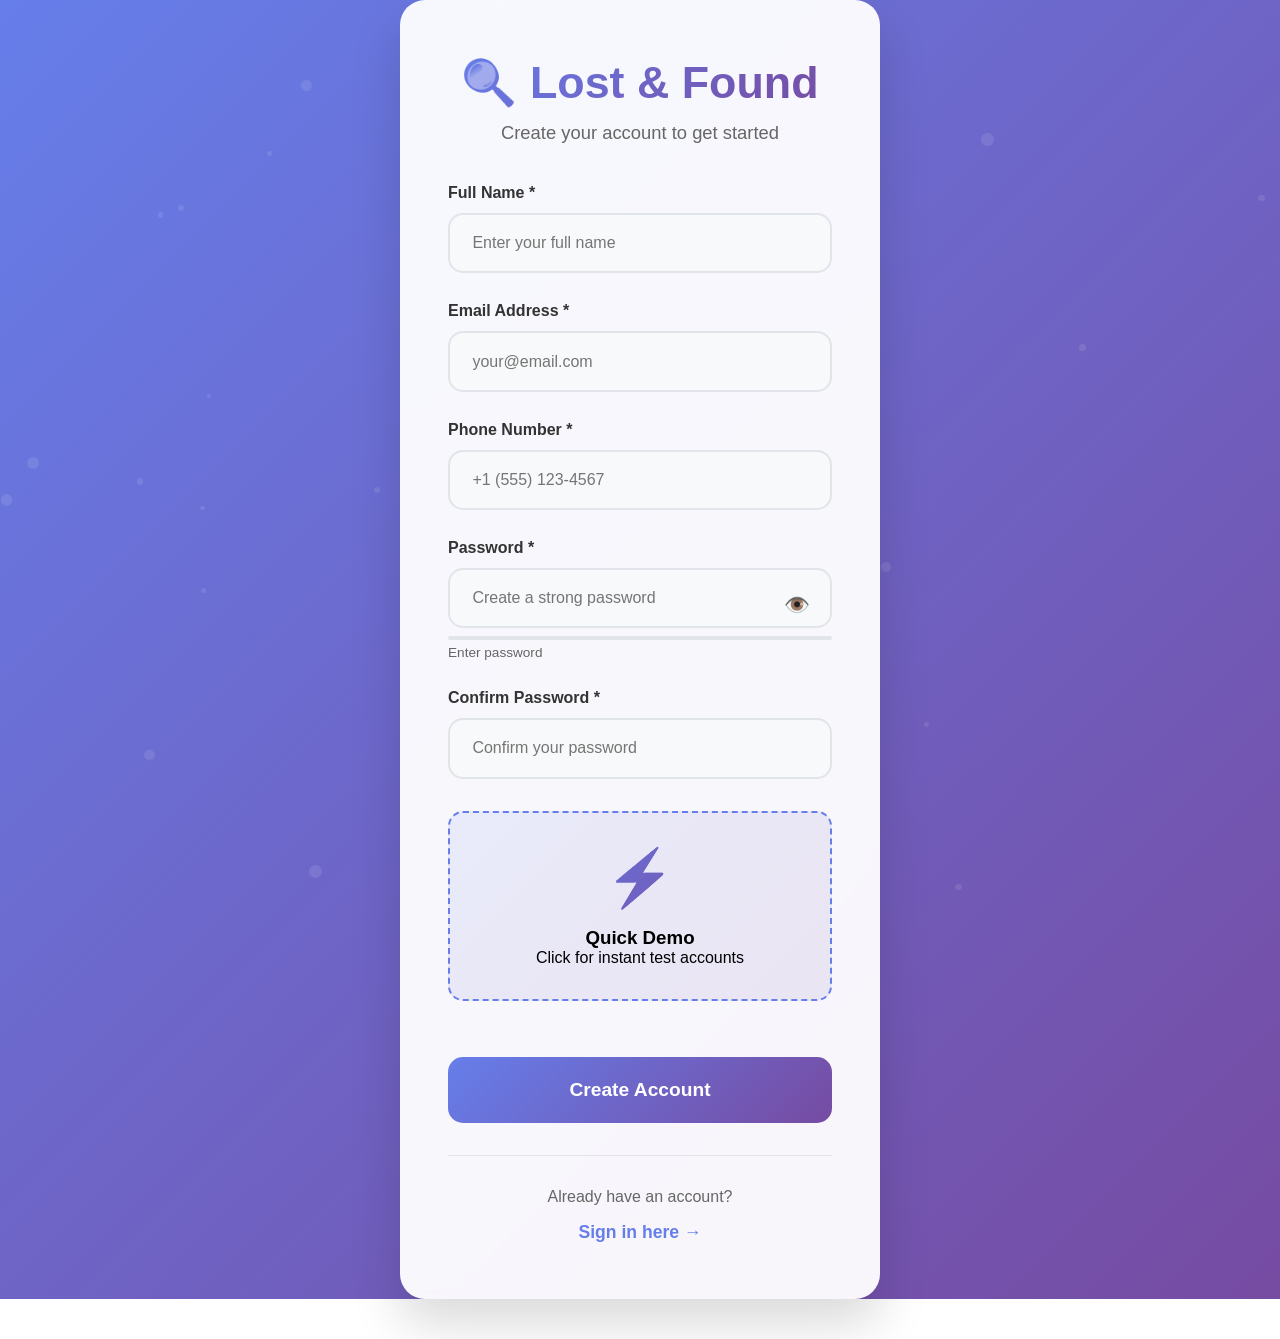
<file: lost-found/frontend/register.html>
<!DOCTYPE html>
<html lang="en">
<head>
    <meta charset="UTF-8">
    <meta name="viewport" content="width=device-width, initial-scale=1.0">
    <title>Lost & Found - Register</title>
    <link rel="icon" type="image/svg+xml" href="data:image/svg+xml,%3Csvg xmlns='http://www.w3.org/2000/svg' viewBox='0 0 64 64'%3E%3Cdefs%3E%3ClinearGradient id='g' x1='10' y1='10' x2='54' y2='54'%3E%3Cstop stop-color='%23667eea'/%3E%3Cstop offset='1' stop-color='%23764ba2'/%3E%3C/linearGradient%3E%3C/defs%3E%3Crect width='64' height='64' rx='14' fill='url(%23g)'/%3E%3Ccircle cx='27' cy='27' r='14' fill='none' stroke='white' stroke-width='6'/%3E%3Cpath d='M38 38 50 50' stroke='white' stroke-width='7' stroke-linecap='round'/%3E%3Cpath d='M23 23h9v9' fill='none' stroke='white' stroke-width='4' stroke-linecap='round' stroke-linejoin='round' opacity='.9'/%3E%3C/svg%3E">
    <style>
        * {
            margin: 0;
            padding: 0;
            box-sizing: border-box;
        }

        body {
            font-family: 'Segoe UI', Tahoma, Geneva, Verdana, sans-serif;
            background: linear-gradient(135deg, #667eea 0%, #764ba2 100%);
            min-height: 100vh;
            display: flex;
            align-items: center;
            justify-content: center;
            overflow-x: hidden;
        }

        .register-container {
            background: rgba(255, 255, 255, 0.95);
            backdrop-filter: blur(10px);
            padding: 3.5rem 3rem;
            border-radius: 25px;
            box-shadow: 0 25px 50px rgba(0, 0, 0, 0.15);
            width: 100%;
            max-width: 480px;
            position: relative;
            animation: slideUp 1s ease-out;
        }

        @keyframes slideUp {
            from {
                opacity: 0;
                transform: translateY(40px);
            }
            to {
                opacity: 1;
                transform: translateY(0);
            }
        }

        .logo {
            text-align: center;
            margin-bottom: 2.5rem;
        }

        .logo h1 {
            background: linear-gradient(135deg, #667eea, #764ba2);
            -webkit-background-clip: text;
            -webkit-text-fill-color: transparent;
            background-clip: text;
            font-size: 2.8rem;
            font-weight: 800;
            margin-bottom: 0.8rem;
        }

        .logo p {
            color: #666;
            font-size: 1.15rem;
        }

        .form-group {
            margin-bottom: 1.8rem;
            position: relative;
        }

        .form-group label {
            display: block;
            margin-bottom: 0.7rem;
            color: #333;
            font-weight: 600;
            font-size: 1rem;
        }

        .form-group input {
            width: 100%;
            padding: 1.2rem 1.4rem;
            border: 2px solid #e1e5e9;
            border-radius: 15px;
            font-size: 1rem;
            transition: all 0.4s ease;
            background: #f8f9fa;
            font-family: inherit;
        }

        .form-group input:focus {
            outline: none;
            border-color: #667eea;
            background: white;
            box-shadow: 0 0 0 4px rgba(102, 126, 234, 0.1);
            transform: translateY(-2px);
        }

        .password-strength {
            height: 4px;
            background: #e1e5e9;
            border-radius: 2px;
            margin-top: 0.5rem;
            overflow: hidden;
        }

        .strength-bar {
            height: 100%;
            transition: all 0.3s ease;
            border-radius: 2px;
        }

        .strength-weak { background: #ff6b6b; width: 33%; }
        .strength-medium { background: #ffa726; width: 66%; }
        .strength-strong { background: #51cf66; width: 100%; }

        .strength-text {
            font-size: 0.85rem;
            margin-top: 0.3rem;
            color: #666;
        }

        .eye-icon {
            position: absolute;
            right: 1.4rem;
            top: 3.4rem;
            cursor: pointer;
            color: #888;
            font-size: 1.3rem;
            transition: color 0.3s ease;
            z-index: 2;
        }

        .eye-icon:hover {
            color: #667eea;
        }

        .register-btn {
            width: 100%;
            padding: 1.4rem;
            background: linear-gradient(135deg, #667eea 0%, #764ba2 100%);
            color: white;
            border: none;
            border-radius: 15px;
            font-size: 1.2rem;
            font-weight: 700;
            cursor: pointer;
            transition: all 0.4s ease;
            margin: 1.5rem 0 2rem;
            position: relative;
            overflow: hidden;
        }

        .register-btn:hover:not(:disabled) {
            transform: translateY(-4px);
            box-shadow: 0 15px 35px rgba(102, 126, 234, 0.4);
        }

        .register-btn:active {
            transform: translateY(-2px);
        }

        .register-btn.loading {
            pointer-events: none;
        }

        .register-btn.loading::after {
            content: '';
            position: absolute;
            width: 22px;
            height: 22px;
            top: 50%;
            left: 50%;
            margin-left: -11px;
            margin-top: -11px;
            border: 3px solid transparent;
            border-top: 3px solid #fff;
            border-radius: 50%;
            animation: spin 1s linear infinite;
        }

        @keyframes spin {
            0% { transform: rotate(0deg); }
            100% { transform: rotate(360deg); }
        }

        /* Toggle Section */
        .toggle-section {
            background: linear-gradient(135deg, rgba(102, 126, 234, 0.1), rgba(118, 75, 162, 0.1));
            border: 2px dashed #667eea;
            border-radius: 15px;
            padding: 2rem;
            text-align: center;
            margin: 2rem 0;
            cursor: pointer;
            transition: all 0.3s ease;
        }

        .toggle-section:hover {
            background: linear-gradient(135deg, rgba(102, 126, 234, 0.15), rgba(118, 75, 162, 0.15));
            border-color: #764ba2;
        }

        .toggle-icon {
            font-size: 3.5rem;
            margin-bottom: 1rem;
            background: linear-gradient(135deg, #667eea, #764ba2);
            -webkit-background-clip: text;
            -webkit-text-fill-color: transparent;
            background-clip: text;
        }

        /* Messages */
        .message {
            padding: 1.2rem 1.5rem;
            border-radius: 12px;
            margin-bottom: 2rem;
            font-weight: 600;
            display: none;
            animation: slideDown 0.4s ease-out;
        }

        @keyframes slideDown {
            from {
                opacity: 0;
                transform: translateY(-10px);
            }
            to {
                opacity: 1;
                transform: translateY(0);
            }
        }

        .message.success {
            background: linear-gradient(135deg, #d4edda, #c3e6cb);
            color: #155724;
            border-left: 5px solid #28a745;
        }

        .message.error {
            background: linear-gradient(135deg, #f8d7da, #f5c6cb);
            color: #721c24;
            border-left: 5px solid #dc3545;
            animation: shake 0.5s ease-in-out;
        }

        @keyframes shake {
            0%, 100% { transform: translateX(0); }
            25% { transform: translateX(-8px); }
            75% { transform: translateX(8px); }
        }

        /* Login Link */
        .login-link {
            text-align: center;
            padding-top: 2rem;
            border-top: 1px solid #e1e5e9;
        }

        .login-link p {
            color: #666;
            margin-bottom: 1rem;
        }

        .login-link a {
            color: #667eea;
            text-decoration: none;
            font-weight: 700;
            font-size: 1.1rem;
            transition: all 0.3s ease;
        }

        .login-link a:hover {
            color: #764ba2;
            text-transform: uppercase;
        }

        /* Responsive */
        @media (max-width: 480px) {
            .register-container {
                margin: 1.5rem;
                padding: 2.5rem 2rem;
            }
            
            .logo h1 {
                font-size: 2.3rem;
            }
        }

        /* Floating particles */
        .particles {
            position: fixed;
            top: 0;
            left: 0;
            width: 100%;
            height: 100%;
            pointer-events: none;
            z-index: -1;
        }

        .particle {
            position: absolute;
            background: rgba(255, 255, 255, 0.1);
            border-radius: 50%;
            animation: float 8s ease-in-out infinite;
        }

        @keyframes float {
            0%, 100% { transform: translateY(0) rotate(0deg); opacity: 0.7; }
            50% { transform: translateY(-25px) rotate(180deg); opacity: 1; }
        }
    </style>
</head>
<body>
    <div class="particles" id="particles"></div>

    <div class="register-container">
        <div class="logo">
            <h1>🔍 Lost & Found</h1>
            <p>Create your account to get started</p>
        </div>

        <div class="message" id="successMsg"></div>
        <div class="message" id="errorMsg"></div>

        <form id="registerForm">
            <div class="form-group">
                <label for="fullName">Full Name *</label>
                <input type="text" id="fullName" required placeholder="Enter your full name">
            </div>

            <div class="form-group">
                <label for="email">Email Address *</label>
                <input type="email" id="email" required placeholder="your@email.com">
            </div>

            <div class="form-group">
                <label for="phone">Phone Number *</label>
                <input type="tel" id="phone" required placeholder="+1 (555) 123-4567">
            </div>

            <div class="form-group">
                <label for="password">Password *</label>
                <input type="password" id="password" required placeholder="Create a strong password">
                <span class="eye-icon" id="togglePassword">👁️</span>
                <div class="password-strength">
                    <div class="strength-bar" id="strengthBar"></div>
                </div>
                <div class="strength-text" id="strengthText">Enter password</div>
            </div>

            <div class="form-group">
                <label for="confirmPassword">Confirm Password *</label>
                <input type="password" id="confirmPassword" required placeholder="Confirm your password">
            </div>
            <!-- Toggle for demo users -->
            <div class="toggle-section" id="demoToggle">
                <div class="toggle-icon">⚡</div>
                <h3>Quick Demo</h3>
                <p>Click for instant test accounts</p>
            </div>

            <button type="button" class="register-btn" id="registerBtn">
                Create Account
                <a href="index.html"></a>
            </button>
        </form>

        <div class="login-link">
            <p>Already have an account?</p>
            <a href="login.html">Sign in here →</a>
        </div>
    </div>

    <script>
        // Create floating particles
        function createParticles() {
            const container = document.getElementById('particles');
            for (let i = 0; i < 25; i++) {
                const particle = document.createElement('div');
                particle.className = 'particle';
                particle.style.left = Math.random() * 100 + '%';
                particle.style.top = Math.random() * 100 + '%';
                particle.style.width = particle.style.height = (Math.random() * 10 + 3) + 'px';
                particle.style.animationDelay = Math.random() * 8 + 's';
                particle.style.animationDuration = (Math.random() * 4 + 6) + 's';
                container.appendChild(particle);
            }
        }

        // Password toggle
        const togglePassword = document.getElementById('togglePassword');
        const passwordInput = document.getElementById('password');
        togglePassword.addEventListener('click', () => {
            const type = passwordInput.getAttribute('type') === 'password' ? 'text' : 'password';
            passwordInput.setAttribute('type', type);
            togglePassword.textContent = type === 'password' ? '👁️' : '🙈';
        });

        // Password strength
        passwordInput.addEventListener('input', () => {
            const password = passwordInput.value;
            const strengthBar = document.getElementById('strengthBar');
            const strengthText = document.getElementById('strengthText');
            
            let strength = 0;
            let text = 'Enter password';
            
            if (password.length >= 8) strength++;
            if (/[a-z]/.test(password)) strength++;
            if (/[A-Z]/.test(password)) strength++;
            if (/[0-9]/.test(password)) strength++;
            if (/[^A-Za-z0-9]/.test(password)) strength++;
            
            strengthBar.className = 'strength-bar';
            
            switch (strength) {
                case 0: case 1:
                    strengthBar.classList.add('strength-weak');
                    text = 'Too weak';
                    break;
                case 2: case 3:
                    strengthBar.classList.add('strength-medium');
                    text = 'Medium';
                    break;
                case 4: case 5:
                    strengthBar.classList.add('strength-strong');
                    text = 'Strong';
                    break;
            }
            
            strengthText.textContent = text;
            validatePasswordMatch();
        });

        const confirmPasswordInput = document.getElementById('confirmPassword');

        function validatePasswordMatch() {
            if (confirmPasswordInput.value && passwordInput.value !== confirmPasswordInput.value) {
                confirmPasswordInput.setCustomValidity('Passwords do not match');
            } else {
                confirmPasswordInput.setCustomValidity('');
            }
        }

        confirmPasswordInput.addEventListener('input', validatePasswordMatch);

        // Demo toggle
        const demoToggle = document.getElementById('demoToggle');
        const demoUsers = [
            { name: 'Admin User', email: 'admin@lostfound.com', phone: '+1 (555) 000-1234', password: 'admin123' },
            { name: 'Test User', email: 'user@example.com', phone: '+1 (555) 000-5678', password: 'password123' }
        ];

        let demoIndex = 0;
        demoToggle.addEventListener('click', () => {
            const user = demoUsers[demoIndex % demoUsers.length];
            document.getElementById('fullName').value = user.name;
            document.getElementById('email').value = user.email;
            document.getElementById('phone').value = user.phone;
            document.getElementById('password').value = user.password;
            document.getElementById('confirmPassword').value = user.password;
            
            // Trigger password strength
            passwordInput.dispatchEvent(new Event('input'));
            
            demoIndex++;
            showMessage("Demo account loaded!", true);
        });

        // Form submission
        const form = document.getElementById('registerForm');
        const registerBtn = document.getElementById('registerBtn');
        const successMsg = document.getElementById('successMsg');
        const errorMsg = document.getElementById('errorMsg');

        function createAccount(e) {
            if (e) e.preventDefault();

            validatePasswordMatch();
            if (!form.reportValidity()) {
                if (confirmPasswordInput.validationMessage === 'Passwords do not match') {
                    showMessage('Passwords do not match', false);
                }
                return;
            }
            
            const fullName = document.getElementById('fullName').value.trim();
            const email = document.getElementById('email').value.trim().toLowerCase();
            const phone = document.getElementById('phone').value.trim();
            const password = document.getElementById('password').value;
            const confirmPassword = document.getElementById('confirmPassword').value;

            // Validation
            if (!fullName || !email || !phone || !password) {
                showMessage('Please fill in all fields', false);
                return;
            }

            if (!/^[^\s@]+@[^\s@]+\.[^\s@]+$/.test(email)) {
                showMessage('Please enter a valid email address', false);
                return;
            }

            if (password.length < 6) {
                showMessage('Password must be at least 6 characters long', false);
                return;
            }

            if (password !== confirmPassword) {
                showMessage('Passwords do not match', false);
                return;
            }

            // Show loading
            registerBtn.disabled = true;
            registerBtn.textContent = 'Creating Account...';

            try {
                const users = JSON.parse(localStorage.getItem('lostFoundUsers') || '[]');
                const existingUserIndex = users.findIndex(u => u.email === email);

                // Save user
                const newUser = {
                    id: existingUserIndex >= 0 ? users[existingUserIndex].id : Date.now(),
                    fullName,
                    email,
                    phone,
                    password,
                    createdAt: existingUserIndex >= 0 ? users[existingUserIndex].createdAt : new Date().toISOString(),
                    updatedAt: new Date().toISOString()
                };

                if (existingUserIndex >= 0) {
                    users[existingUserIndex] = newUser;
                } else {
                    users.push(newUser);
                }

                localStorage.setItem('lostFoundUsers', JSON.stringify(users));
                
                // Auto-login
                localStorage.setItem('isLoggedIn', 'true');
                localStorage.setItem('userEmail', email);
                localStorage.setItem('currentUser', JSON.stringify(newUser));
                localStorage.setItem('registrationSuccess', 'true');
                
                window.location.href = 'index.html';
            } catch (error) {
                registerBtn.disabled = false;
                registerBtn.textContent = 'Create Account';
                showMessage('Account save nahi ho pa raha. Please browser storage enable karke retry karein.', false);
            }
        }

        registerBtn.addEventListener('click', createAccount);
        form.addEventListener('submit', createAccount);

        function showMessage(text, isSuccess = true) {
            const msg = isSuccess ? successMsg : errorMsg;
            const otherMsg = isSuccess ? errorMsg : successMsg;
            
            otherMsg.style.display = 'none';
            otherMsg.classList.remove('success', 'error');
            msg.classList.remove('success', 'error');
            msg.classList.add(isSuccess ? 'success' : 'error');
            msg.textContent = text;
            msg.style.display = 'block';
            msg.scrollIntoView({ behavior: 'smooth', block: 'center' });
            
            if (isSuccess) {
                setTimeout(() => {
                    msg.style.display = 'none';
                }, isSuccess ? 4000 : 6000);
            }
        }

        // Initialize
        createParticles();

        // Enter key support
        document.addEventListener('keypress', (e) => {
            if (e.key === 'Enter' && !registerBtn.disabled) {
                createAccount(e);
            }
        });

        // Phone input formatting
        document.getElementById('phone').addEventListener('input', (e) => {
            let value = e.target.value.replace(/\D/g, '');
            if (value.length >= 10) {
                value = value.replace(/(\d{3})(\d{3})(\d{4})/, '($1) $2-$3');
            }
            e.target.value = value;
        });
    </script>
</body>
</html>
</file>
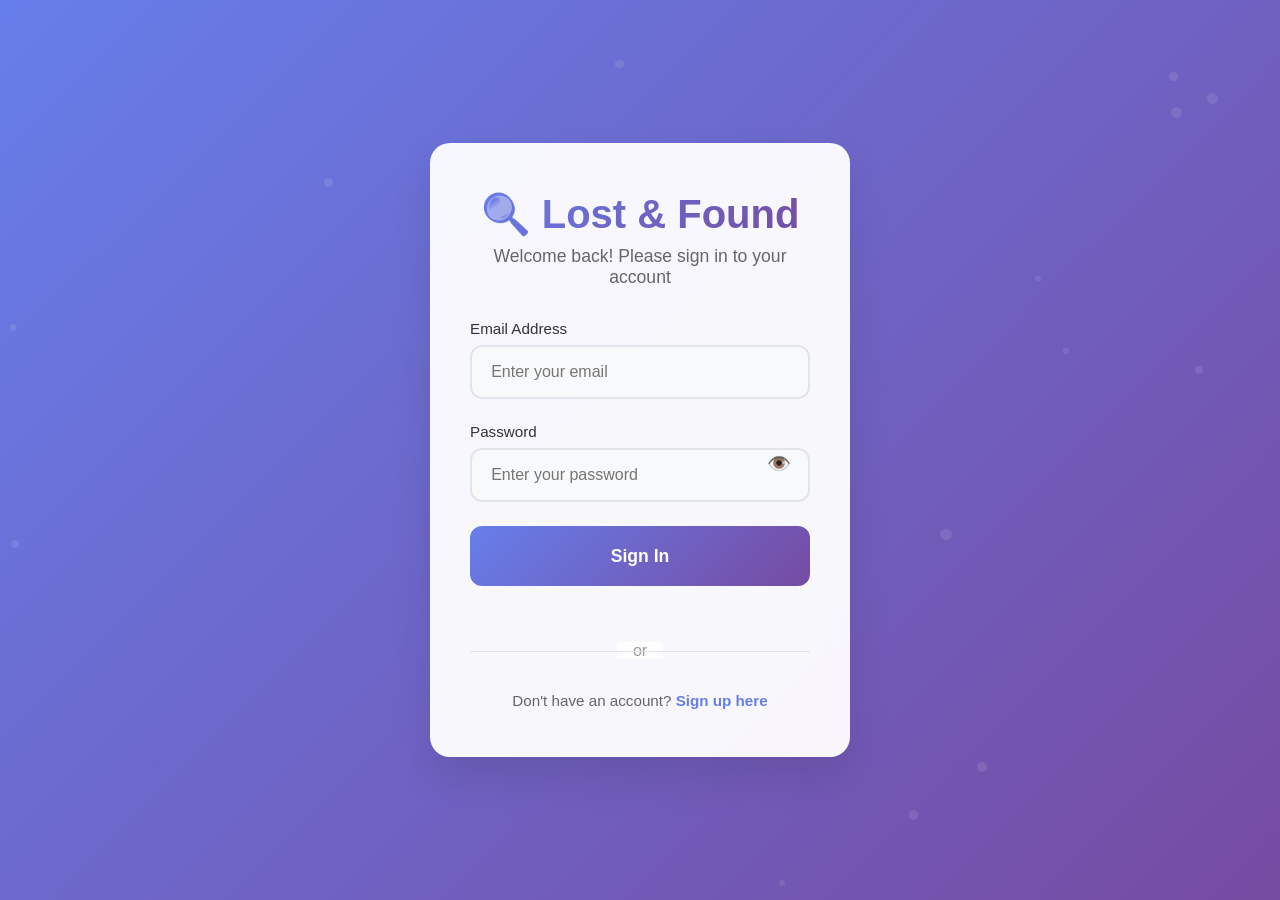
<file: lost-found/frontend/view-items.html>
<!DOCTYPE html>
<html lang="en">
<head>
    <meta charset="UTF-8">
    <meta name="viewport" content="width=device-width, initial-scale=1.0">
    <title>Lost & Found - View Items</title>
    <link rel="icon" type="image/svg+xml" href="data:image/svg+xml,%3Csvg xmlns='http://www.w3.org/2000/svg' viewBox='0 0 64 64'%3E%3Cdefs%3E%3ClinearGradient id='g' x1='10' y1='10' x2='54' y2='54'%3E%3Cstop stop-color='%23667eea'/%3E%3Cstop offset='1' stop-color='%23764ba2'/%3E%3C/linearGradient%3E%3C/defs%3E%3Crect width='64' height='64' rx='14' fill='url(%23g)'/%3E%3Ccircle cx='27' cy='27' r='14' fill='none' stroke='white' stroke-width='6'/%3E%3Cpath d='M38 38 50 50' stroke='white' stroke-width='7' stroke-linecap='round'/%3E%3Cpath d='M23 23h9v9' fill='none' stroke='white' stroke-width='4' stroke-linecap='round' stroke-linejoin='round' opacity='.9'/%3E%3C/svg%3E">
    <style>
        * {
            margin: 0;
            padding: 0;
            box-sizing: border-box;
        }

        body {
            font-family: 'Segoe UI', Tahoma, Geneva, Verdana, sans-serif;
            background: linear-gradient(135deg, #f5f7fa 0%, #c3cfe2 100%);
            min-height: 100vh;
            color: #333;
        }

        /* Navbar */
        .navbar {
            background: rgba(255, 255, 255, 0.95);
            backdrop-filter: blur(20px);
            padding: 1rem 2rem;
            position: fixed;
            top: 0;
            left: 0;
            right: 0;
            z-index: 1000;
            box-shadow: 0 2px 20px rgba(0, 0, 0, 0.1);
        }

        .nav-container {
            max-width: 1200px;
            margin: 0 auto;
            display: flex;
            justify-content: space-between;
            align-items: center;
        }

        .logo {
            font-size: 1.8rem;
            font-weight: 700;
            background: linear-gradient(135deg, #667eea, #764ba2);
            -webkit-background-clip: text;
            -webkit-text-fill-color: transparent;
            background-clip: text;
            text-decoration: none;
        }

        .nav-links {
            display: flex;
            list-style: none;
            gap: 2rem;
        }

        .nav-links a {
            text-decoration: none;
            color: #333;
            font-weight: 500;
            padding: 0.5rem 1rem;
            border-radius: 25px;
            transition: all 0.3s ease;
        }

        .nav-links a:hover, .nav-links a.active {
            background: linear-gradient(135deg, #667eea, #764ba2);
            color: white;
        }

        .user-info {
            display: flex;
            align-items: center;
            gap: 1rem;
        }

        .user-avatar {
            width: 40px;
            height: 40px;
            border-radius: 50%;
            background: linear-gradient(135deg, #667eea, #764ba2);
            display: flex;
            align-items: center;
            justify-content: center;
            color: white;
            font-weight: bold;
        }

        .logout-btn {
            background: #ff6b6b;
            color: white;
            border: none;
            padding: 0.5rem 1.5rem;
            border-radius: 25px;
            cursor: pointer;
            font-weight: 500;
            transition: all 0.3s ease;
        }

        .logout-btn:hover {
            background: #ff5252;
            transform: translateY(-2px);
        }

        /* Main Content */
        .main-container {
            max-width: 1200px;
            margin: 8rem auto 2rem;
            padding: 0 2rem;
        }

        .page-header {
            text-align: center;
            margin-bottom: 3rem;
        }

        .page-title {
            font-size: 2.5rem;
            background: linear-gradient(135deg, #667eea, #764ba2);
            -webkit-background-clip: text;
            -webkit-text-fill-color: transparent;
            background-clip: text;
            margin-bottom: 1rem;
        }

        /* Filters & Search */
        .filters-container {
            background: white;
            border-radius: 20px;
            padding: 2rem;
            margin-bottom: 2rem;
            box-shadow: 0 10px 30px rgba(0, 0, 0, 0.1);
            display: flex;
            flex-wrap: wrap;
            gap: 1rem;
            align-items: center;
            justify-content: space-between;
        }

        @media (max-width: 768px) {
            .filters-container {
                flex-direction: column;
                align-items: stretch;
            }
        }

        .search-box {
            flex: 1;
            max-width: 400px;
            position: relative;
        }

        .search-box input {
            width: 100%;
            padding: 1rem 1.2rem 1rem 3rem;
            border: 2px solid #e1e5e9;
            border-radius: 12px;
            font-size: 1rem;
            transition: all 0.3s ease;
        }

        .search-box input:focus {
            outline: none;
            border-color: #667eea;
            box-shadow: 0 0 0 3px rgba(102, 126, 234, 0.1);
        }

        .search-icon {
            position: absolute;
            left: 1.2rem;
            top: 50%;
            transform: translateY(-50%);
            color: #888;
        }

        .filter-group {
            display: flex;
            gap: 1rem;
            flex-wrap: wrap;
        }

        .filter-btn {
            padding: 0.8rem 1.5rem;
            border: 2px solid #e1e5e9;
            background: white;
            border-radius: 25px;
            cursor: pointer;
            transition: all 0.3s ease;
            font-weight: 500;
        }

        .filter-btn.active {
            background: linear-gradient(135deg, #667eea, #764ba2);
            color: white;
            border-color: #667eea;
        }

        .filter-btn:hover:not(.active) {
            border-color: #667eea;
            transform: translateY(-1px);
        }

        /* Stats Bar */
        .stats-bar {
            background: white;
            border-radius: 20px;
            padding: 1.5rem 2rem;
            margin-bottom: 2rem;
            box-shadow: 0 10px 30px rgba(0, 0, 0, 0.1);
            display: flex;
            gap: 3rem;
            justify-content: space-between;
            flex-wrap: wrap;
        }

        @media (max-width: 768px) {
            .stats-bar {
                flex-direction: column;
                gap: 1.5rem;
                text-align: center;
            }
        }

        .stat-item {
            text-align: center;
        }

        .stat-number {
            font-size: 2rem;
            font-weight: 700;
            color: #667eea;
        }

        .stat-label {
            color: #666;
            font-size: 0.9rem;
            text-transform: uppercase;
            letter-spacing: 0.5px;
        }

        /* Items Grid */
        .items-section {
            background: white;
            border-radius: 20px;
            padding: 2rem;
            box-shadow: 0 10px 30px rgba(0, 0, 0, 0.1);
            min-height: 400px;
        }

        .items-grid {
            display: grid;
            grid-template-columns: repeat(auto-fill, minmax(320px, 1fr));
            gap: 2rem;
        }

        .item-card {
            border-radius: 20px;
            overflow: hidden;
            box-shadow: 0 10px 30px rgba(0, 0, 0, 0.1);
            transition: all 0.3s ease;
            cursor: pointer;
            background: white;
            border: 1px solid #f0f0f0;
        }

        .item-card:hover {
            transform: translateY(-10px);
            box-shadow: 0 20px 40px rgba(0, 0, 0, 0.15);
        }

        .item-image {
            height: 220px;
            background: linear-gradient(45deg, #f0f2f5, #e9ecef);
            display: flex;
            align-items: center;
            justify-content: center;
            font-size: 4rem;
            color: #ccc;
            position: relative;
        }

        .item-image.has-photo {
            background-size: cover;
            background-position: center;
        }

        .status-badge {
            position: absolute;
            top: 1rem;
            right: 1rem;
            padding: 0.4rem 1rem;
            border-radius: 20px;
            font-size: 0.8rem;
            font-weight: 600;
            color: white;
        }

        .status-lost {
            background: linear-gradient(135deg, #ff6b6b, #ee5a52);
        }

        .status-found {
            background: linear-gradient(135deg, #51cf66, #40c057);
        }

        .item-content {
            padding: 1.8rem;
        }

        .item-title {
            font-size: 1.4rem;
            font-weight: 700;
            margin-bottom: 0.8rem;
            color: #333;
            line-height: 1.3;
        }

        .item-meta {
            display: flex;
            flex-wrap: wrap;
            gap: 1rem;
            margin-bottom: 1rem;
            font-size: 0.95rem;
            color: #666;
        }

        .meta-tag {
            background: #f8f9fa;
            padding: 0.3rem 0.8rem;
            border-radius: 15px;
            font-size: 0.85rem;
        }

        .contact-info {
            background: #f8f9ff;
            padding: 1rem;
            border-radius: 12px;
            margin-top: 1rem;
            font-size: 0.9rem;
        }

        .contact-name {
            font-weight: 600;
            color: #333;
            margin-bottom: 0.3rem;
        }

        /* Empty State */
        .empty-state {
            text-align: center;
            padding: 4rem 2rem;
            color: #666;
        }

        .empty-icon {
            font-size: 6rem;
            margin-bottom: 2rem;
            opacity: 0.5;
        }

        /* Pagination */
        .pagination {
            display: flex;
            justify-content: center;
            gap: 0.5rem;
            margin-top: 3rem;
        }

        .page-btn {
            padding: 0.8rem 1.2rem;
            border: 2px solid #e1e5e9;
            background: white;
            border-radius: 10px;
            cursor: pointer;
            transition: all 0.3s ease;
            font-weight: 500;
        }

        .page-btn.active, .page-btn:hover {
            background: linear-gradient(135deg, #667eea, #764ba2);
            color: white;
            border-color: #667eea;
        }

        /* Responsive */
        @media (max-width: 768px) {
            .nav-links { display: none; }
            .items-grid { grid-template-columns: 1fr; }
            .main-container { padding: 6rem 1rem 2rem; }
        }

        /* Loading */
        .loading {
            opacity: 0.6;
            pointer-events: none;
        }

        .skeleton {
            background: linear-gradient(90deg, #f0f0f0 25%, #e0e0e0 50%, #f0f0f0 75%);
            background-size: 200% 100%;
            animation: skeleton-loading 1.5s infinite;
        }

        @keyframes skeleton-loading {
            0% { background-position: 200% 0; }
            100% { background-position: -200% 0; }
        }
    </style>
</head>
<body>
    <!-- Navbar -->
    <nav class="navbar">
        <div class="nav-container">
            <a href="index.html" class="logo">🔍 Lost & Found</a>
            <ul class="nav-links">
                <li><a href="index.html">Home</a></li>
                <li><a href="add-item.html">Add Item</a></li>
                <li><a href="view-items.html" class="active">View Items</a></li>
            </ul>
            <div class="user-info">
                <div class="user-avatar" id="userAvatar">U</div>
                <button class="logout-btn" id="logoutBtn">Logout</button>
            </div>
        </div>
    </nav>

    <div class="main-container">
        <div class="page-header">
            <h1 class="page-title">All Items</h1>
            <p>Browse lost and found items reported by the community</p>
        </div>

        <!-- Filters -->
        <div class="filters-container">
            <div class="search-box">
                <span class="search-icon">🔍</span>
                <input type="text" id="searchInput" placeholder="Search items...">
            </div>
            <div class="filter-group">
                <button class="filter-btn active" data-filter="all">All</button>
                <button class="filter-btn" data-filter="lost">Lost</button>
                <button class="filter-btn" data-filter="found">Found</button>
                <button class="filter-btn" data-filter="Electronics">Electronics</button>
                <button class="filter-btn" data-filter="Bags">Bags</button>
            </div>
        </div>

        <!-- Stats Bar -->
        <div class="stats-bar">
            <div class="stat-item">
                <div class="stat-number" id="totalCount">0</div>
                <div class="stat-label">Total Items</div>
            </div>
            <div class="stat-item">
                <div class="stat-number" id="lostCount">0</div>
                <div class="stat-label">Lost Items</div>
            </div>
            <div class="stat-item">
                <div class="stat-number" id="foundCount">0</div>
                <div class="stat-label">Found Items</div>
            </div>
        </div>

        <!-- Items Section -->
        <div class="items-section">
            <div class="items-grid" id="itemsGrid">
                <div class="empty-state" id="emptyState" style="display: none;">
                    <div class="empty-icon">📦</div>
                    <h3>No items found</h3>
                    <p>Try adjusting your search or filters</p>
                    <a href="add-item.html" class="btn btn-primary" style="
                        display: inline-block; margin-top: 1rem; padding: 1rem 2rem;
                        background: linear-gradient(135deg, #667eea, #764ba2);
                        color: white; text-decoration: none; border-radius: 12px;
                    ">Report First Item</a>
                </div>
            </div>
        </div>

        <!-- Pagination -->
        <div class="pagination" id="pagination"></div>
    </div>

    <script>
        // Auth check
        if (localStorage.getItem('isLoggedIn') !== 'true') {
            window.location.href = 'login.html';
        }

        // User info
        const userEmail = localStorage.getItem('userEmail') || 'User';
        document.getElementById('userAvatar').textContent = userEmail.charAt(0).toUpperCase();

        // Logout
        document.getElementById('logoutBtn').addEventListener('click', () => {
            localStorage.removeItem('isLoggedIn');
            localStorage.removeItem('userEmail');
            window.location.href = 'login.html';
        });

        let allItems = [];
        let filteredItems = [];
        let currentPage = 1;
        const itemsPerPage = 12;

        // Load items from localStorage
        function loadItems() {
            allItems = JSON.parse(localStorage.getItem('lostFoundItems') || '[]');
            filteredItems = [...allItems];
            renderItems();
            updateStats();
        }

        // Render items
        function renderItems() {
            const start = (currentPage - 1) * itemsPerPage;
            const end = start + itemsPerPage;
            const pageItems = filteredItems.slice(start, end);

            const container = document.getElementById('itemsGrid');

            if (pageItems.length === 0) {
                container.innerHTML = `
                    <div class="empty-state" id="emptyState">
                        <div class="empty-icon">📦</div>
                        <h3>No items found</h3>
                        <p>Try adjusting your search or filters</p>
                        <a href="add-item.html" class="btn btn-primary" style="
                            display: inline-block; margin-top: 1rem; padding: 1rem 2rem;
                            background: linear-gradient(135deg, #667eea, #764ba2);
                            color: white; text-decoration: none; border-radius: 12px;
                        ">Report First Item</a>
                    </div>
                `;
                document.getElementById('pagination').innerHTML = '';
                return;
            }

            container.innerHTML = pageItems.map(item => createItemCard(item)).join('');

            renderPagination();
        }

        function createItemCard(item) {
            const hasPhoto = item.image; // Assuming image data stored
            const icon = getCategoryIcon(item.category);
            const statusClass = item.itemType === 'found' ? 'found' : 'lost';
            
            return `
                <div class="item-card" onclick="viewItem(${item.id})">
                    <div class="item-image ${hasPhoto ? 'has-photo' : ''}" 
                         style="${hasPhoto ? `background-image: url(${item.image})` : ''}">
                        ${hasPhoto ? '' : icon}
                        <div class="status-badge status-${statusClass}">
                            ${item.itemType?.toUpperCase() || 'LOST'}
                        </div>
                    </div>
                    <div class="item-content">
                        <h3 class="item-title">${item.itemName || 'Untitled'}</h3>
                        <div class="item-meta">
                            <span class="meta-tag">📍 ${item.location || 'Unknown'}</span>
                            <span class="meta-tag">${formatDate(item.date || item.createdAt)}</span>
                        </div>
                        <div class="item-meta">
                            <span class="meta-tag">${item.category || 'Other'}</span>
                        </div>
                        ${item.contactName ? `
                            <div class="contact-info">
                                <div class="contact-name">${item.contactName}</div>
                                <div>📞 ${item.contactPhone || 'No phone'}</div>
                            </div>
                        ` : ''}
                    </div>
                </div>
            `;
        }

        function getCategoryIcon(category) {
            const icons = {
                'Electronics': '📱', 'Bags': '🎒', 'Clothing': '👕',
                'Accessories': '💼', 'Keys': '🔑', 'Documents': '📄', 'Other': '📦'
            };
            return icons[category] || '📦';
        }

        function formatDate(dateStr) {
            const date = new Date(dateStr);
            const now = new Date();
            const diff = Math.floor((now - date) / (1000 * 60 * 60 * 24));
            
            if (diff === 0) return 'Today';
            if (diff === 1) return 'Yesterday';
            return `${diff}d ago`;
        }

        // Search & Filter
        document.getElementById('searchInput').addEventListener('input', debounce(filterItems, 300));
        document.querySelectorAll('.filter-btn').forEach(btn => {
            btn.addEventListener('click', () => {
                document.querySelectorAll('.filter-btn').forEach(b => b.classList.remove('active'));
                btn.classList.add('active');
                filterItems();
            });
        });

        function filterItems() {
            const searchTerm = normalizeText(document.getElementById('searchInput').value);
            const activeFilter = document.querySelector('.filter-btn.active').dataset.filter;

            filteredItems = allItems.filter(item => {
                const searchableText = [
                    item.itemName,
                    item.location,
                    item.category,
                    item.description,
                    item.itemType,
                    item.contactName,
                    item.contactPhone,
                    item.contactEmail
                ].map(normalizeText).join(' ');

                const matchesSearch = !searchTerm || searchableText.includes(searchTerm);

                const matchesFilter = activeFilter === 'all' || 
                    item.itemType === activeFilter ||
                    item.category === activeFilter;

                return matchesSearch && matchesFilter;
            });

            currentPage = 1;
            renderItems();
        }

        function normalizeText(value) {
            return String(value || '').trim().toLowerCase();
        }

        // Stats
        function updateStats() {
            document.getElementById('totalCount').textContent = allItems.length;
            document.getElementById('lostCount').textContent = allItems.filter(i => i.itemType === 'lost').length;
            document.getElementById('foundCount').textContent = allItems.filter(i => i.itemType === 'found').length;
        }

        // Pagination
        function renderPagination() {
            const totalPages = Math.ceil(filteredItems.length / itemsPerPage);
            const pagination = document.getElementById('pagination');
            
            if (totalPages <= 1) {
                pagination.innerHTML = '';
                return;
            }

            let pages = '';
            const maxVisible = 5;
            const startPage = Math.max(1, currentPage - Math.floor(maxVisible / 2));
            const endPage = Math.min(totalPages, startPage + maxVisible - 1);

            if (startPage > 1) {
                pages += `<button class="page-btn" onclick="changePage(1)">1</button>`;
                if (startPage > 2) pages += `<span>...</span>`;
            }

            for (let i = startPage; i <= endPage; i++) {
                pages += `<button class="page-btn ${i === currentPage ? 'active' : ''}" onclick="changePage(${i})">${i}</button>`;
            }

            if (endPage < totalPages) {
                if (endPage < totalPages - 1) pages += `<span>...</span>`;
                pages += `<button class="page-btn" onclick="changePage(${totalPages})">${totalPages}</button>`;
            }

            pagination.innerHTML = pages;
        }

        function changePage(page) {
            currentPage = page;
            renderItems();
        }

        // View item details
        function viewItem(id) {
            window.location.href = `item-details.html?id=${id}`;
        }

        // Debounce utility
        function debounce(func, wait) {
            let timeout;
            return function executedFunction(...args) {
                const later = () => {
                    clearTimeout(timeout);
                    func(...args);
                };
                clearTimeout(timeout);
                timeout = setTimeout(later, wait);
            };
        }

        // Navbar scroll effect
        window.addEventListener('scroll', () => {
            const navbar = document.querySelector('.navbar');
            if (window.scrollY > 50) {
                navbar.style.background = 'rgba(255, 255, 255, 0.98)';
                navbar.style.boxShadow = '0 5px 30px rgba(0, 0, 0, 0.15)';
            } else {
                navbar.style.background = 'rgba(255, 255, 255, 0.95)';
                navbar.style.boxShadow = '0 2px 20px rgba(0, 0, 0, 0.1)';
            }
        });

        // Initialize
        document.addEventListener('DOMContentLoaded', () => {
            loadItems();
            document.querySelector('.nav-links a[href="view-items.html"]').classList.add('active');
        });

        // Listen for storage changes (from add-item)
        window.addEventListener('storage', loadItems);
    </script>
</body>
</html>
</file>
